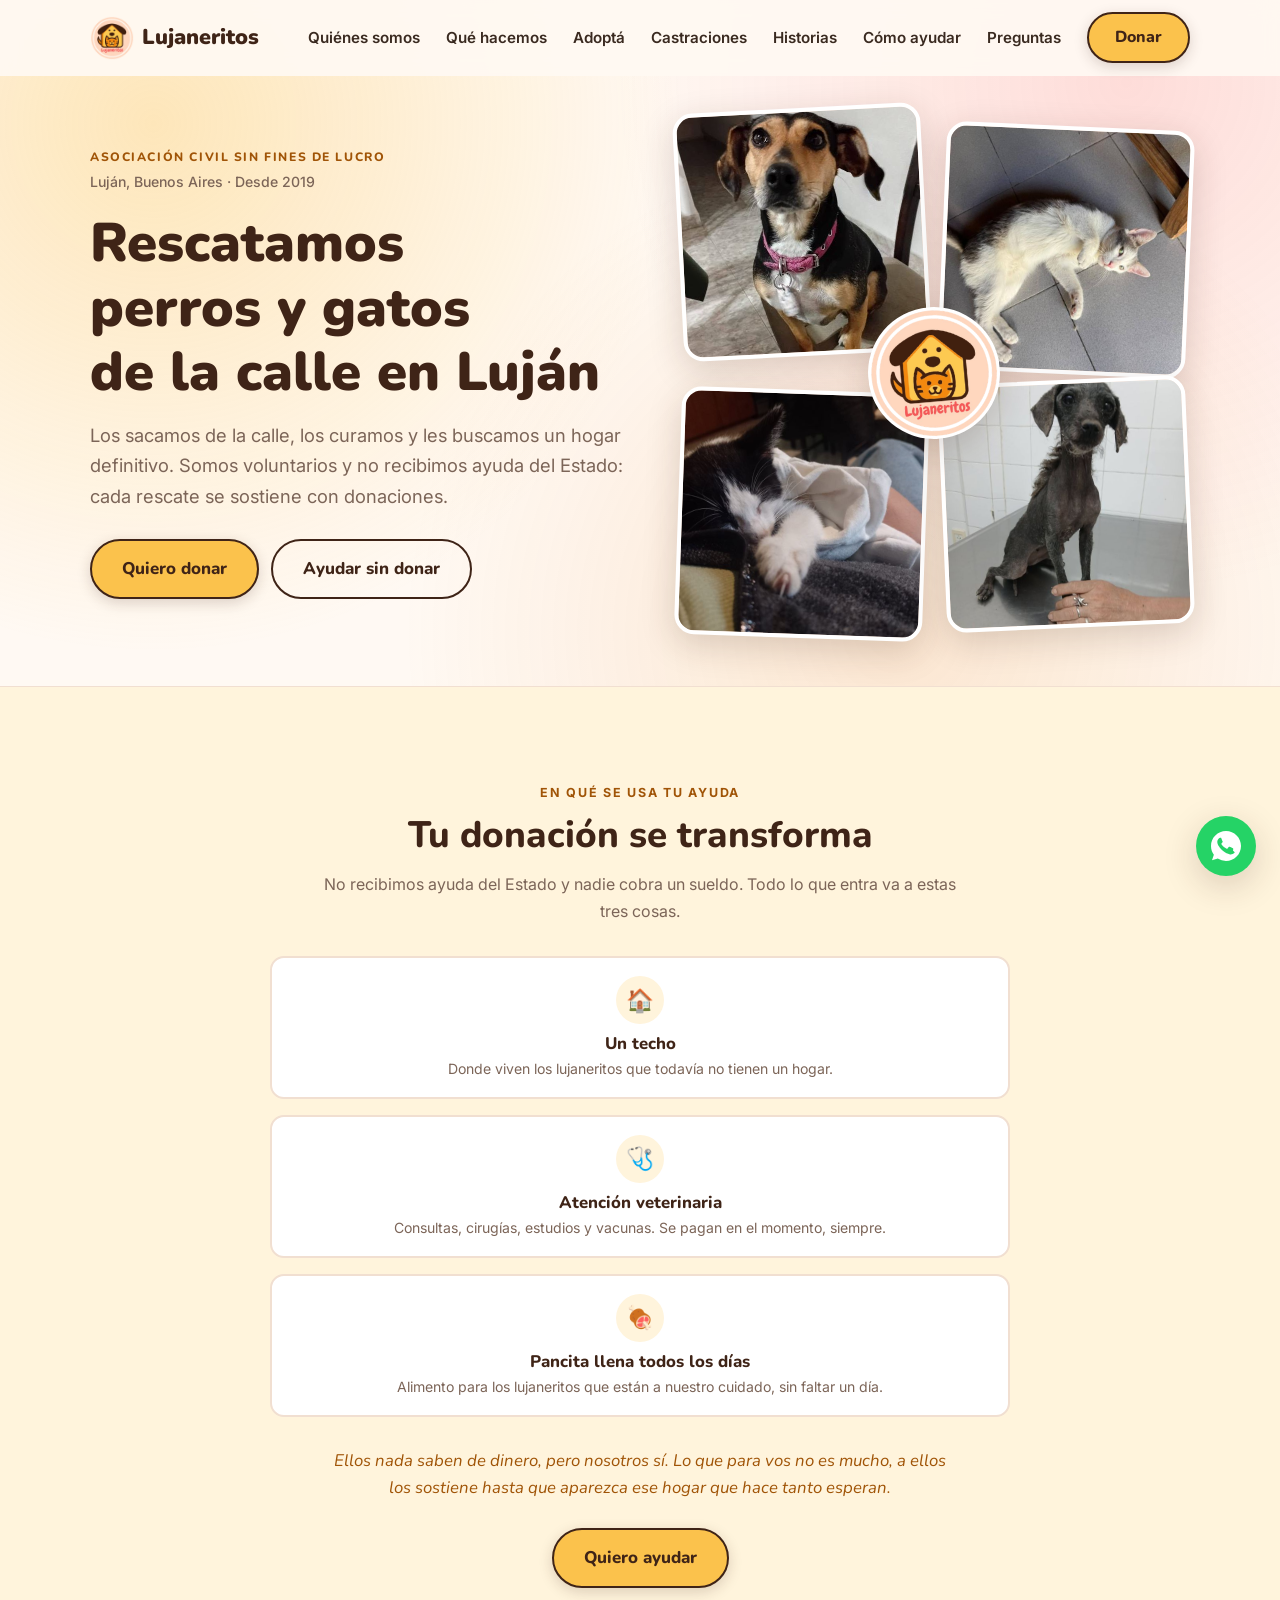
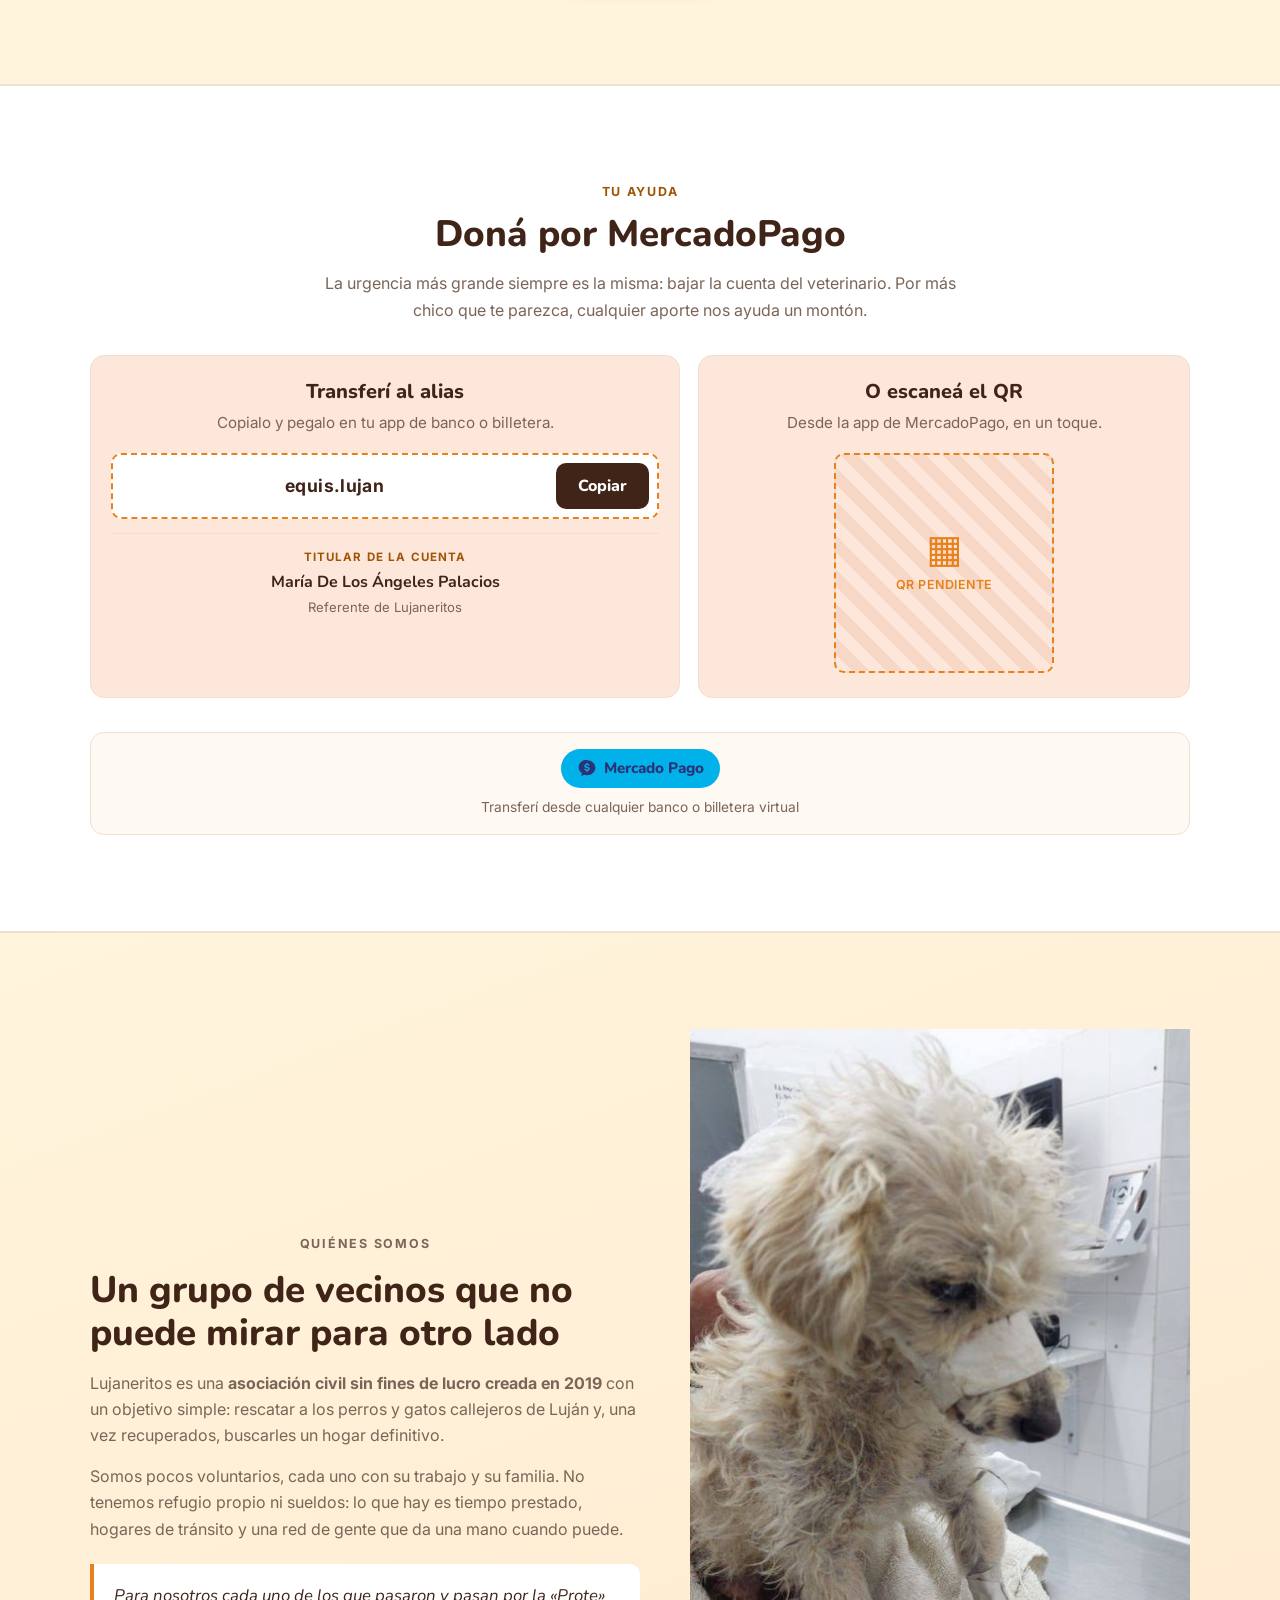
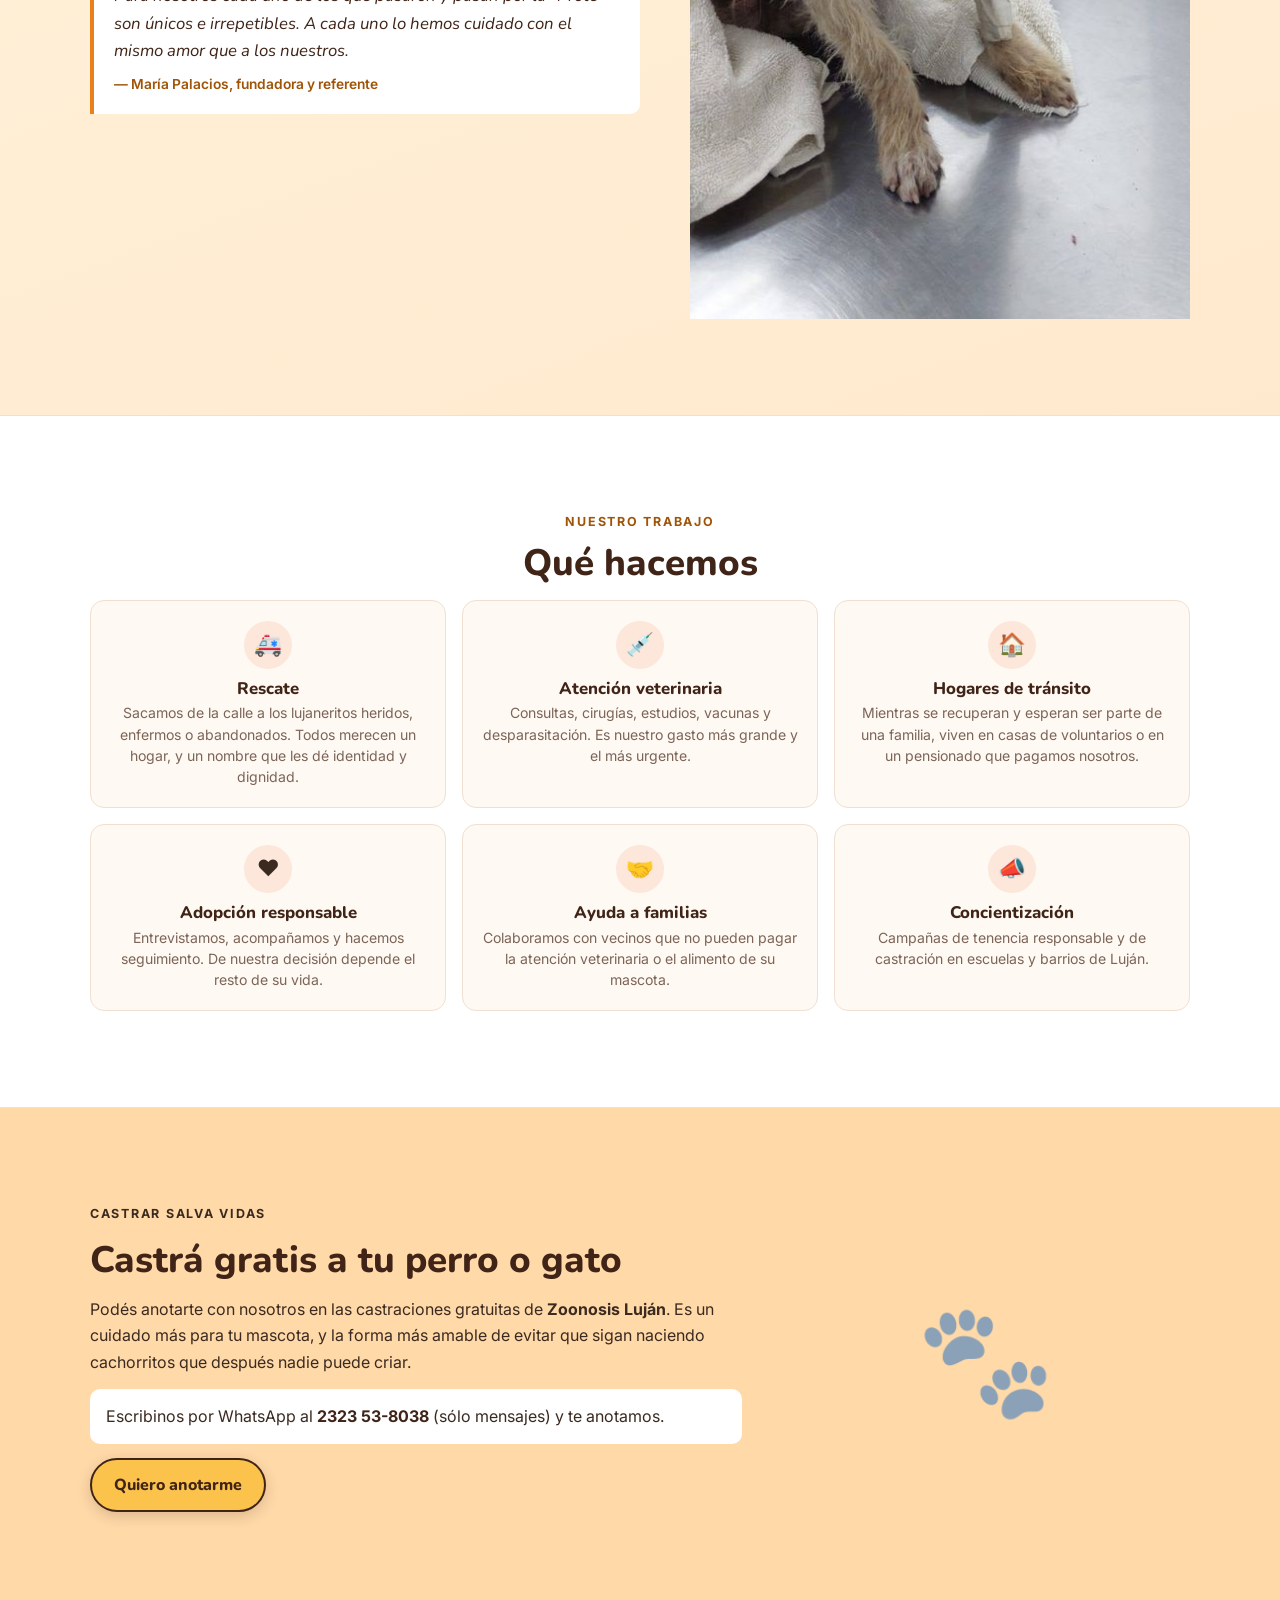
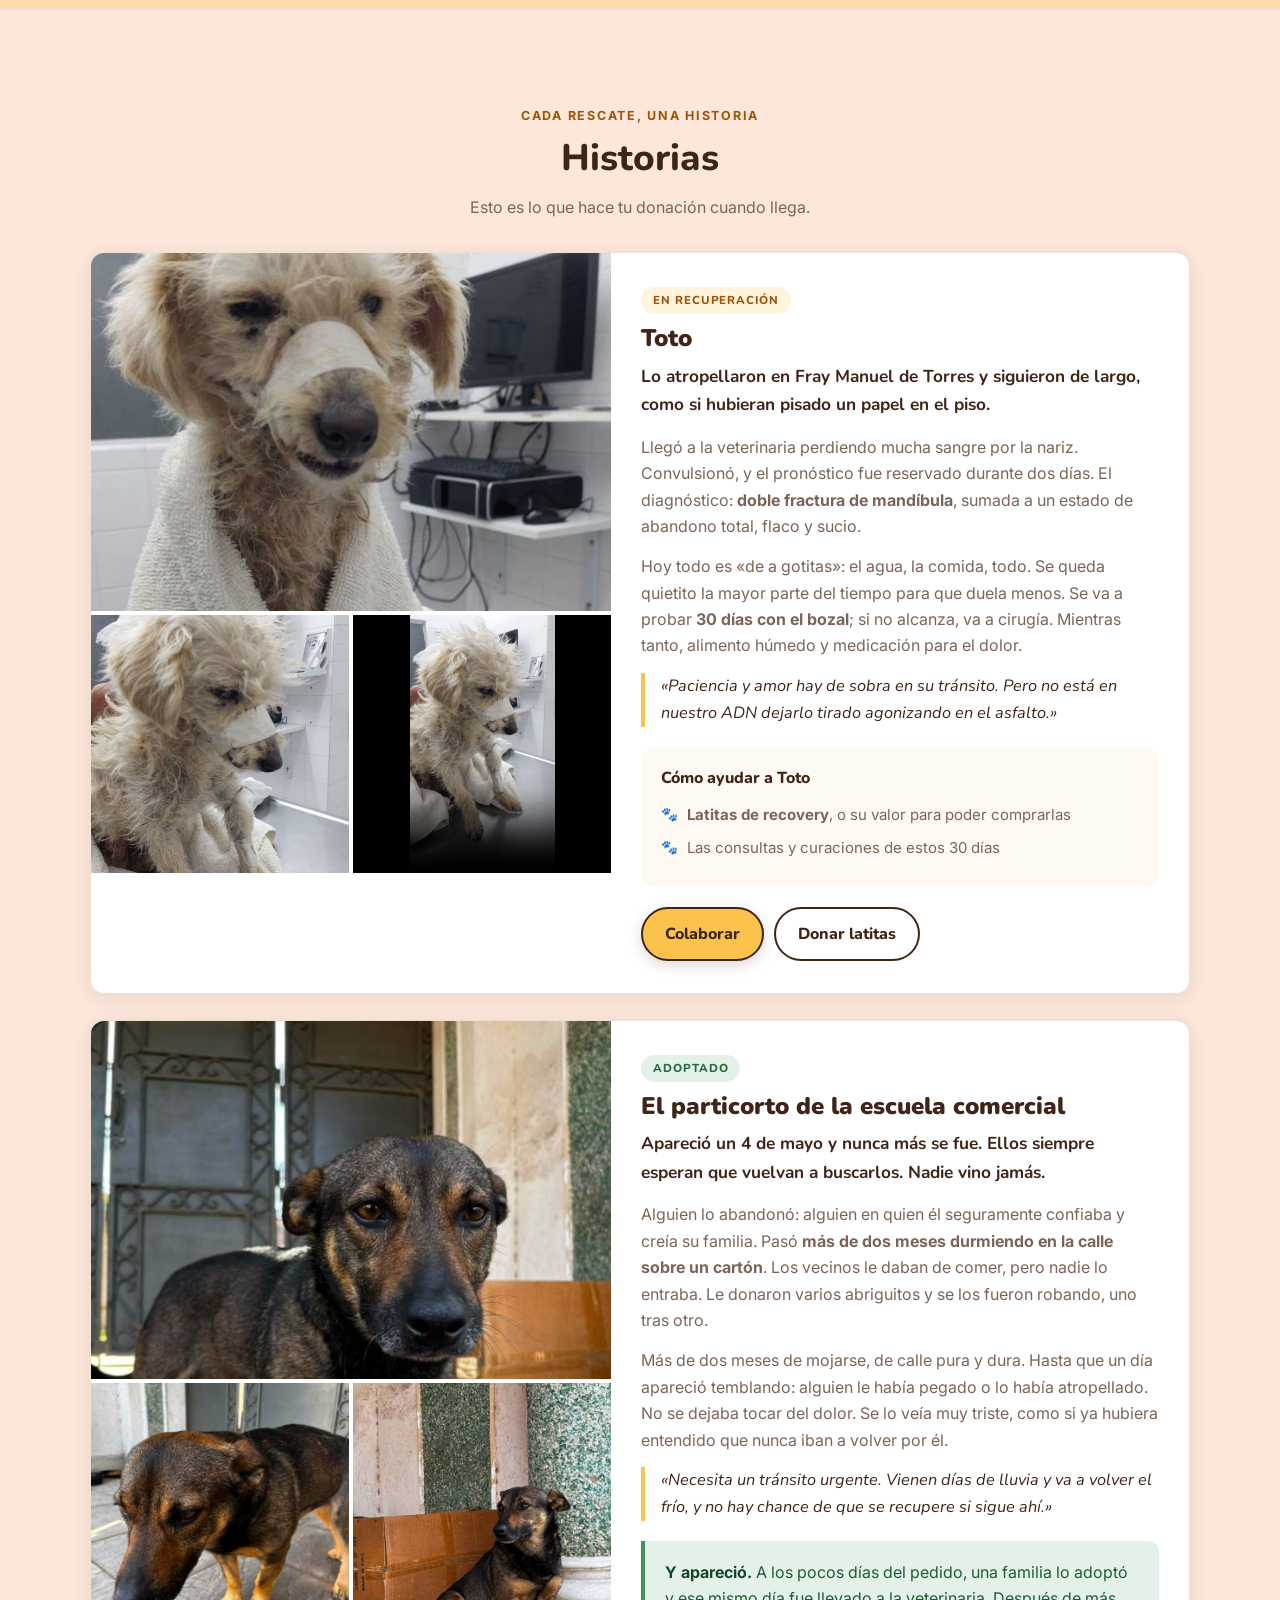
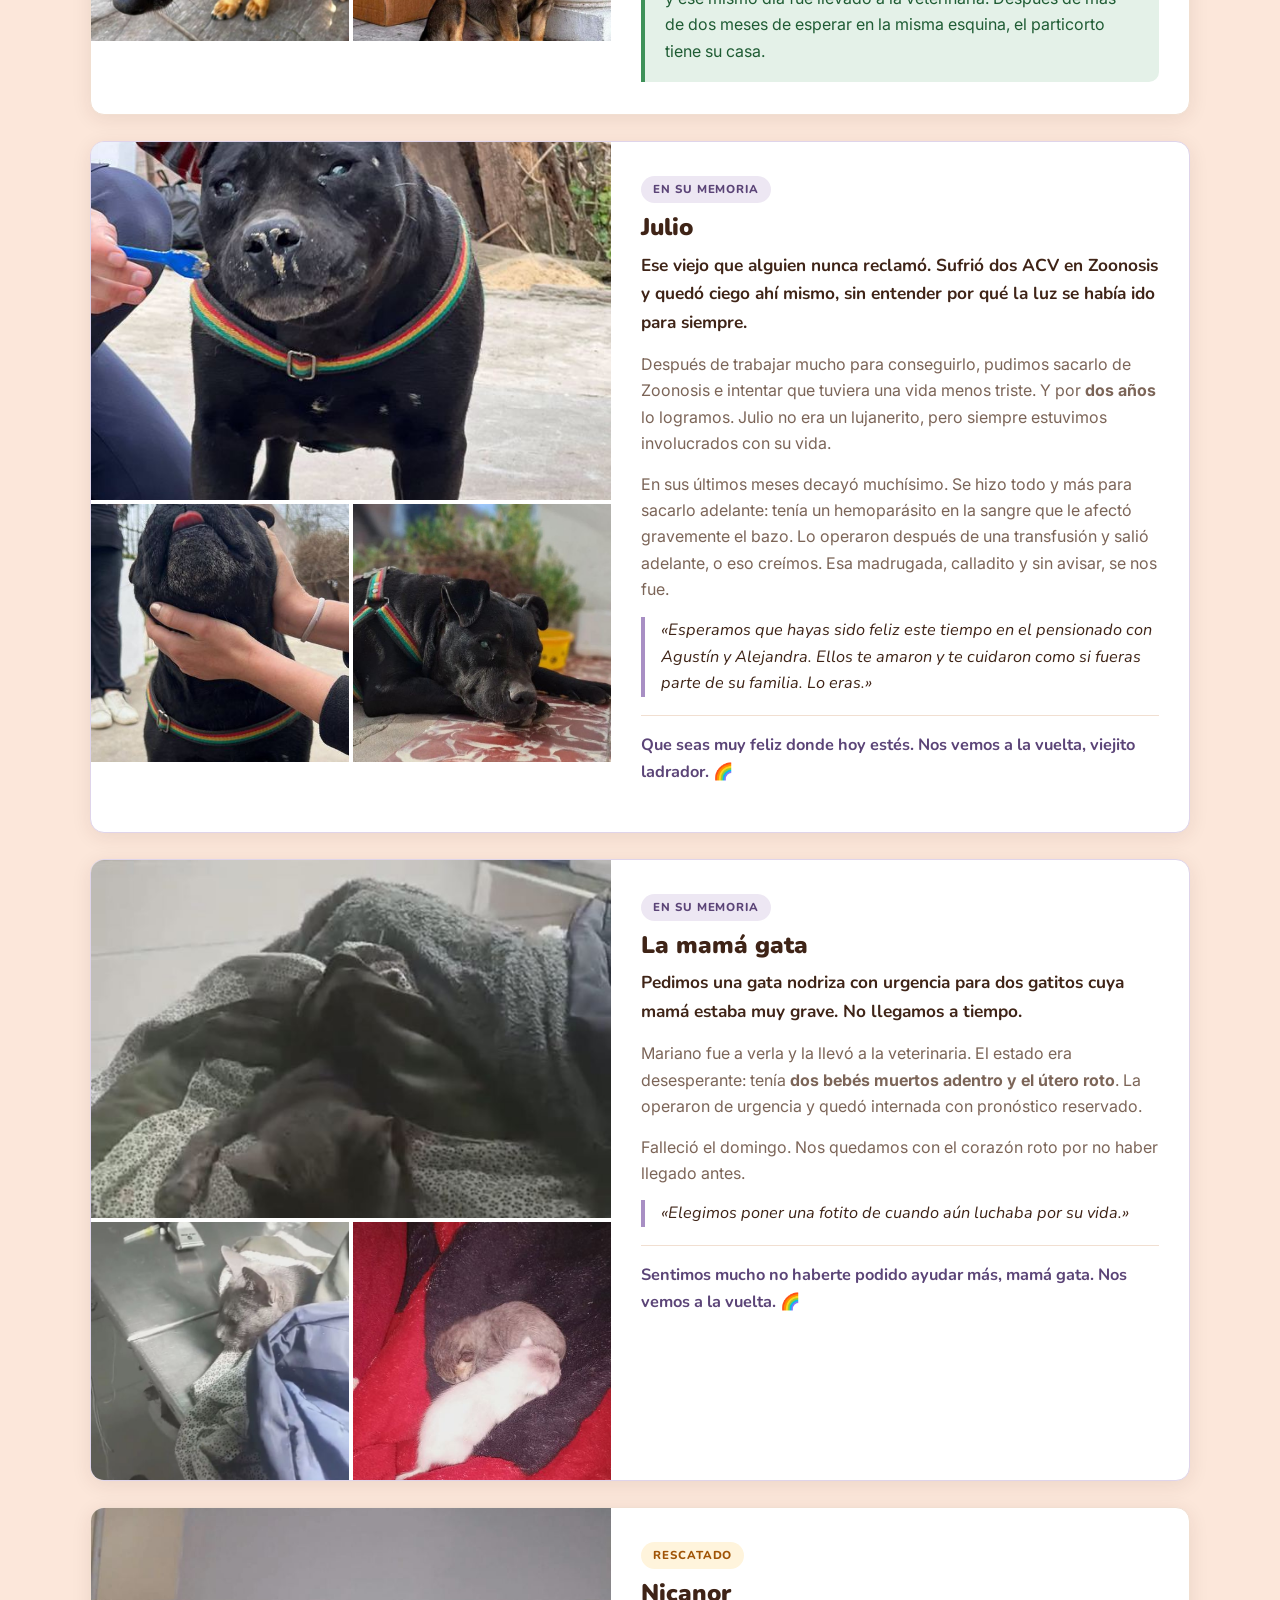
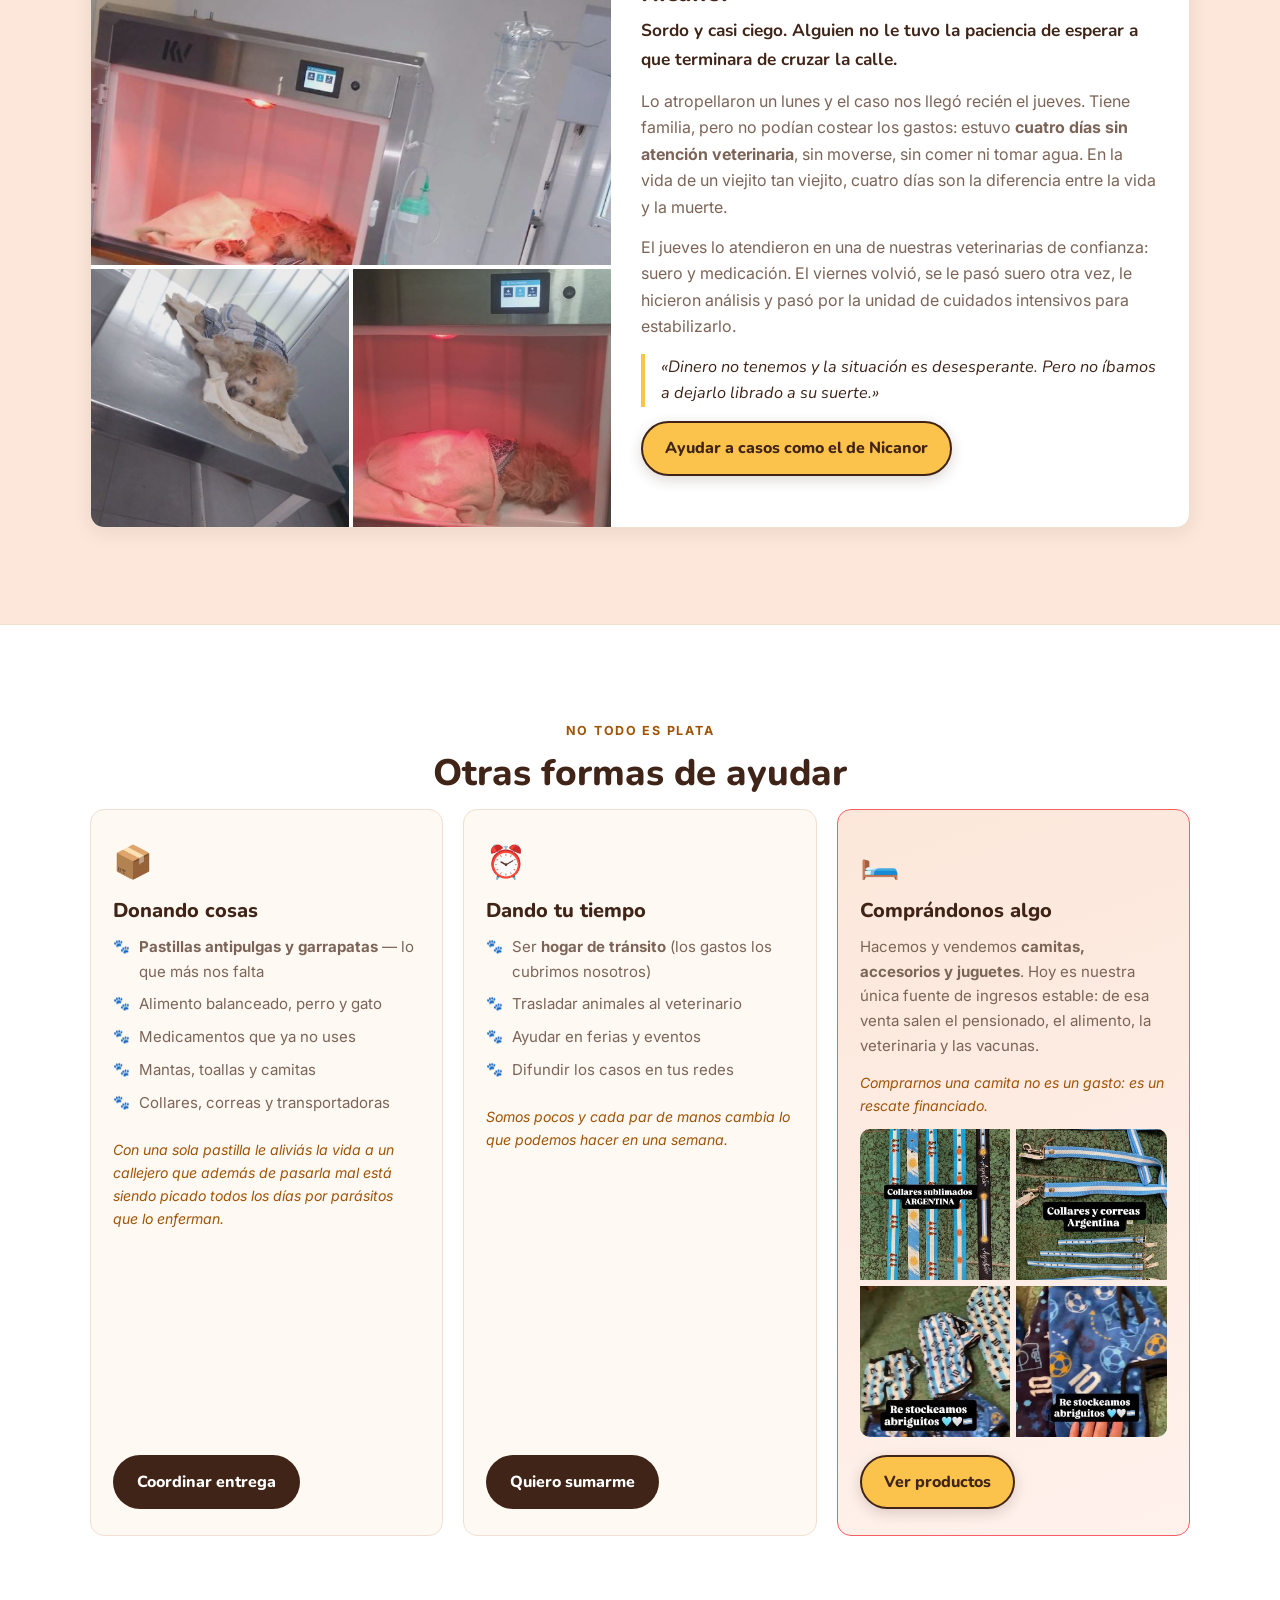
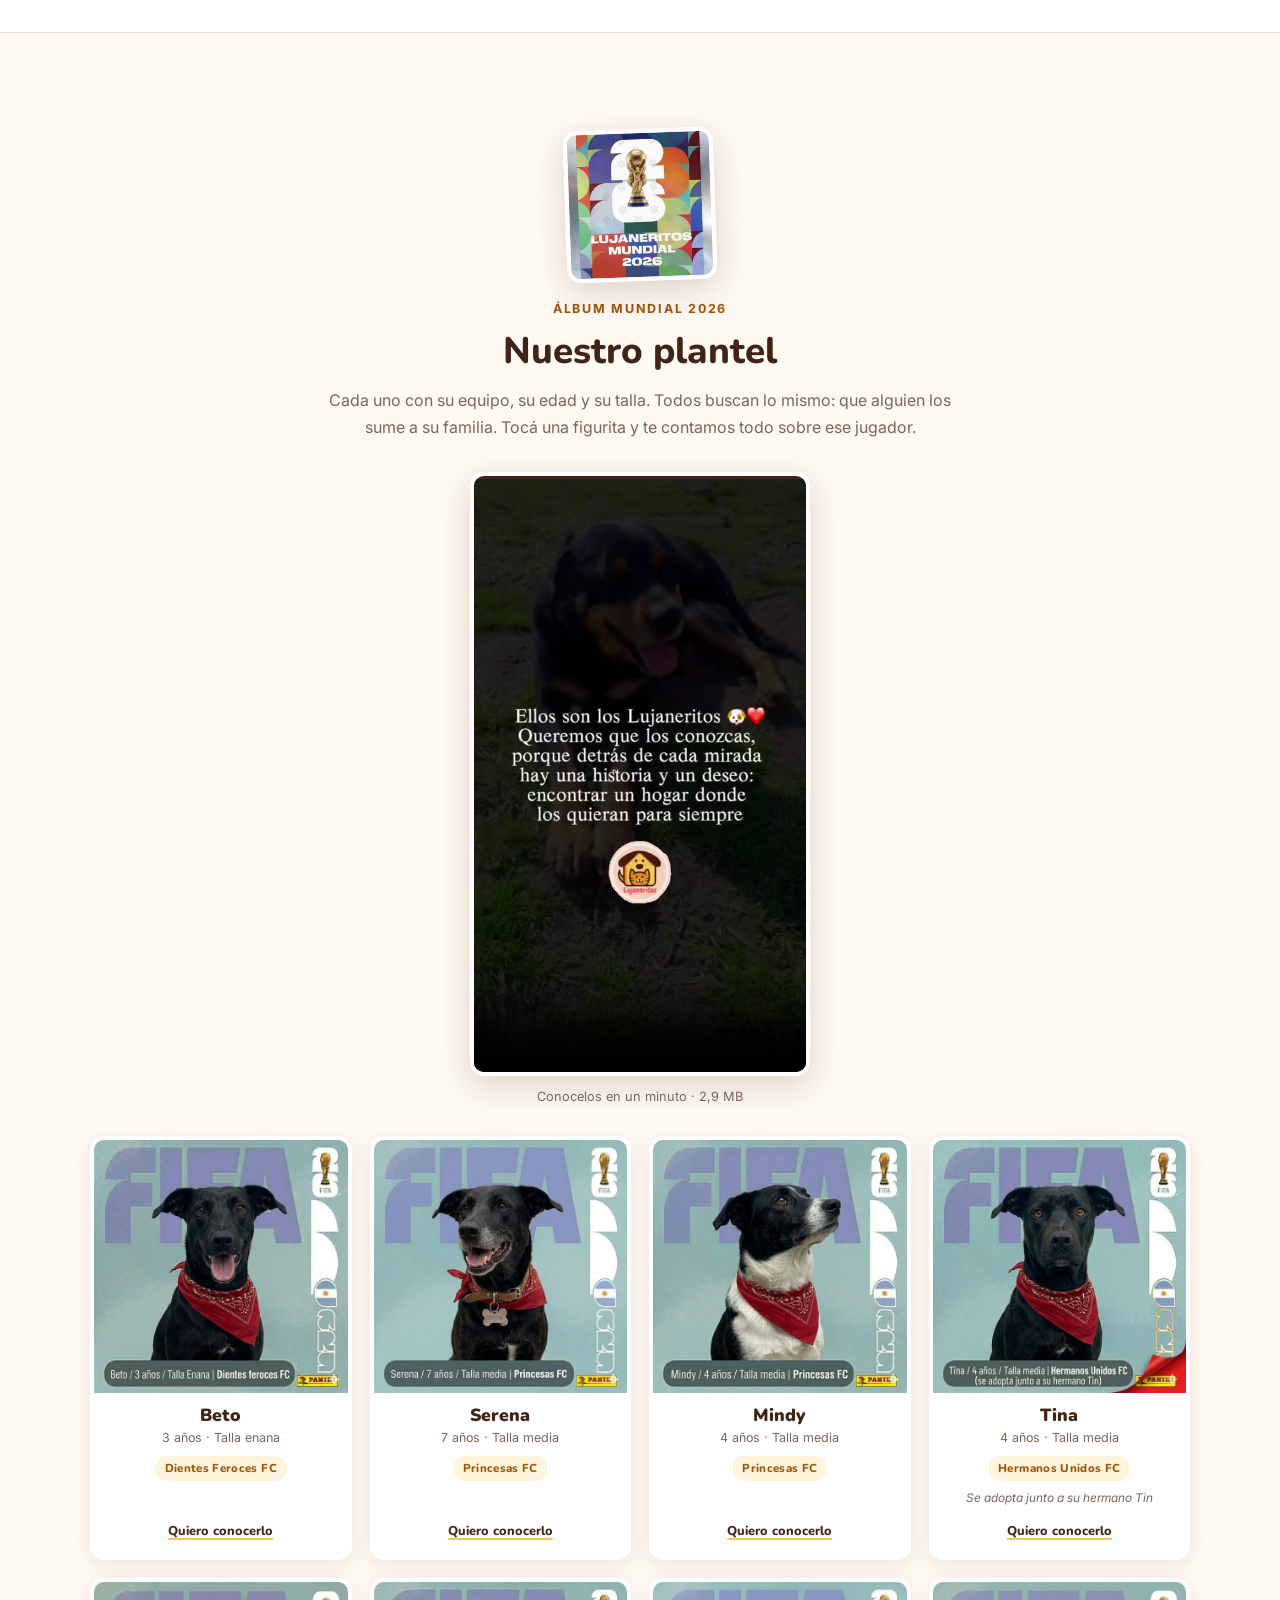
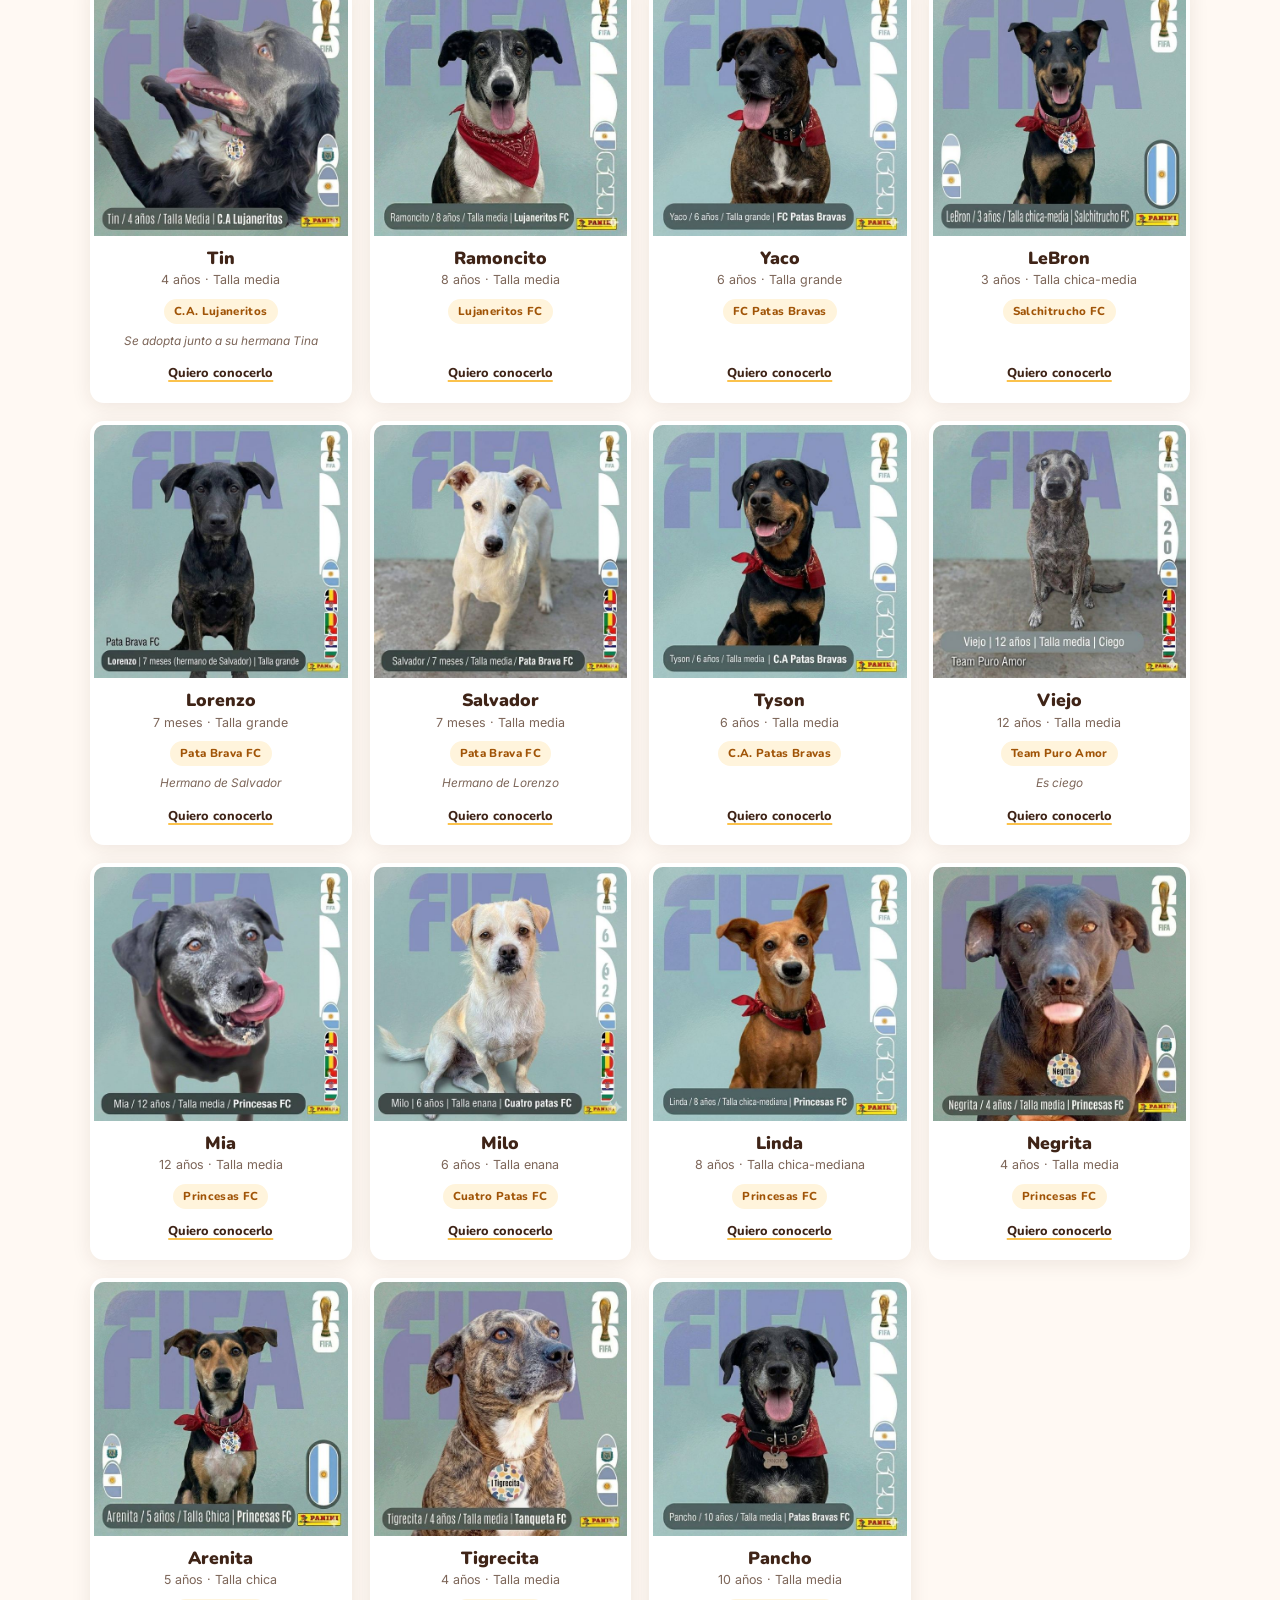
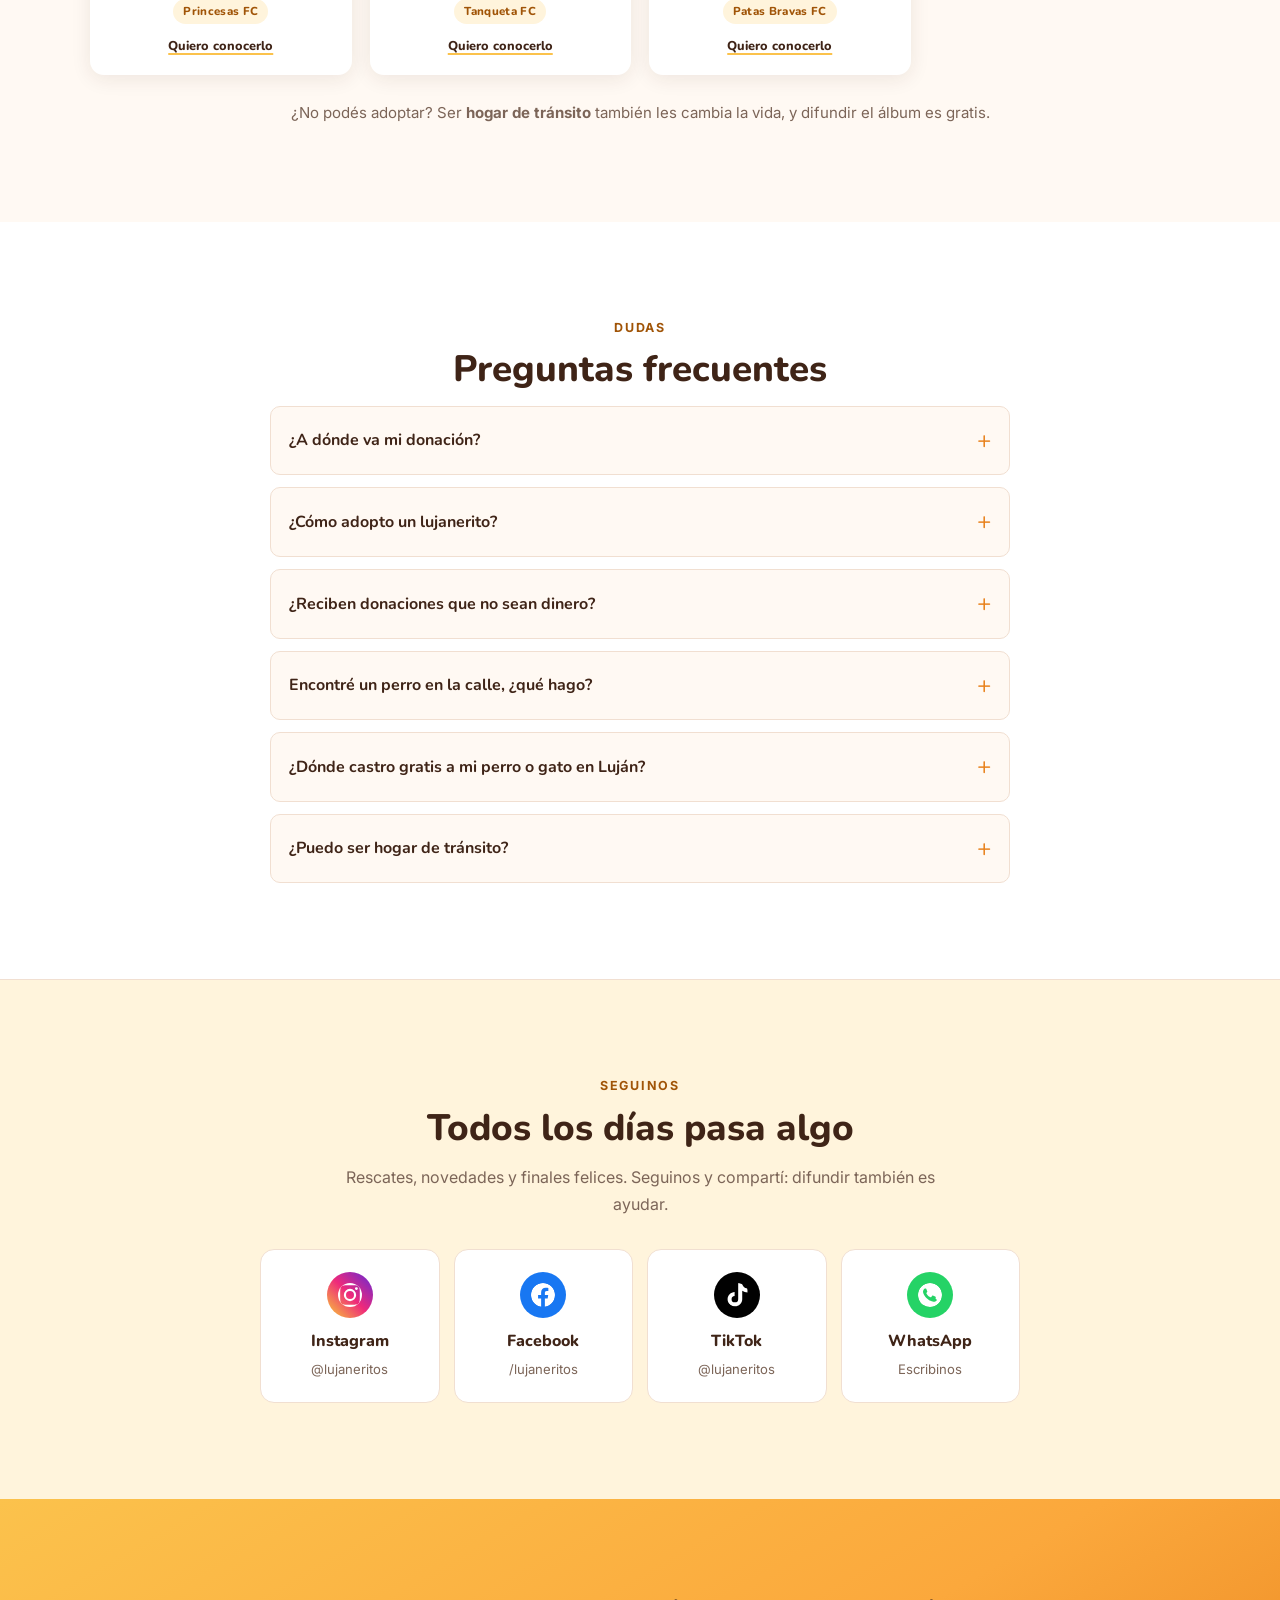
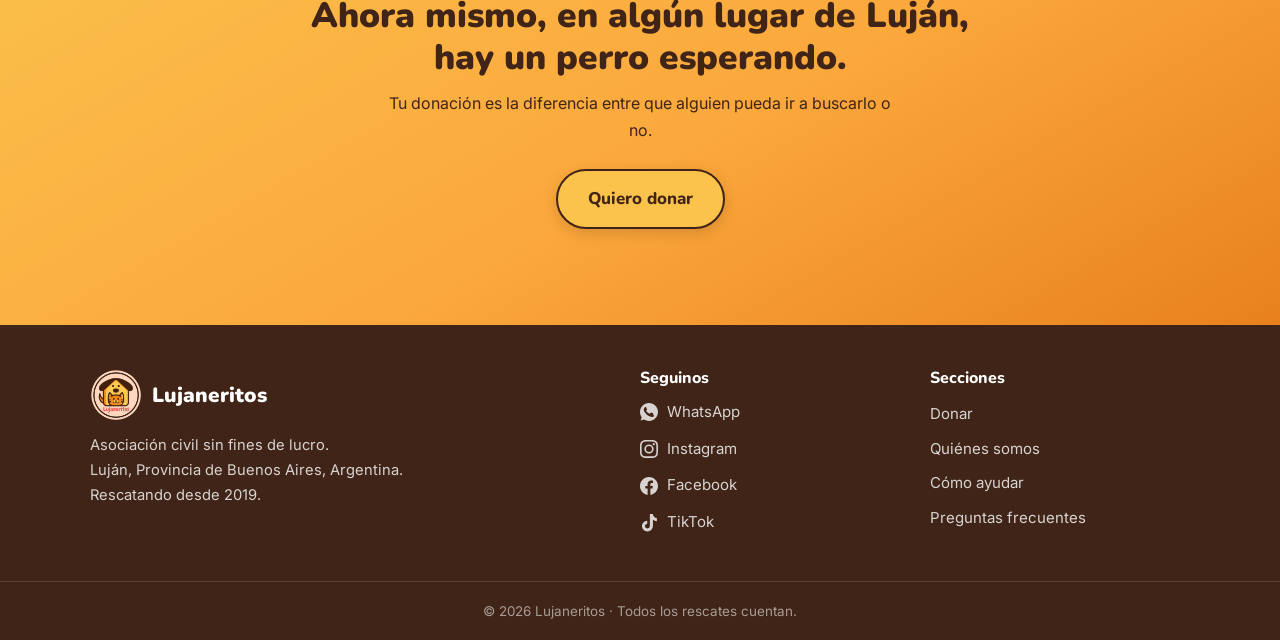
<file: index.html>
<!DOCTYPE html>
<html lang="es-AR">

<head>
    <meta charset="UTF-8">
    <meta name="viewport" content="width=device-width, initial-scale=1.0">
    <title>Lujaneritos | Protectora de animales en Luján — Rescate y adopción</title>
    <meta name="description"
        content="Asociación civil sin fines de lucro de Luján. Desde 2019 rescatamos perros y gatos en situación de calle, los recuperamos y les buscamos un hogar definitivo. Doná por MercadoPago y ayudanos a seguir.">
    <meta name="theme-color" content="#3F2417">
    <link rel="canonical" href="https://lujaneritos.com.ar/">

    <!-- Verificación de Google Search Console. No borrar: si se saca, Google
         pierde la propiedad verificada del sitio. -->
    <meta name="google-site-verification" content="2Er6p3ABLxowoG2RqHrZViY8jQTlUgQm4JatfQ5eYKw">
    <link rel="manifest" href="/manifest.json">
    <!-- Favicon. Google necesita que el ícono sea cuadrado y múltiplo de 48 px,
         y lo toma del rel="icon". El /favicon.ico de la raíz es el que piden por
         defecto los navegadores y varios rastreadores. -->
    <link rel="icon" href="/favicon.ico" sizes="any">
    <link rel="icon" href="/assets/images_marca/favicon-48.png" type="image/png" sizes="48x48">
    <link rel="icon" href="/assets/images_marca/favicon.png" type="image/png" sizes="192x192">
    <link rel="apple-touch-icon" href="/assets/images_marca/favicon.png">
    <meta name="apple-mobile-web-app-capable" content="yes">
    <meta name="apple-mobile-web-app-title" content="Lujaneritos">
    <link rel="shortcut icon" href="/favicon.ico">

    <!-- Open Graph — así se ve el link cuando lo comparten por WhatsApp -->
    <meta property="og:type" content="website">
    <meta property="og:url" content="https://lujaneritos.com.ar/">
    <meta property="og:title" content="Lujaneritos | Protectora de animales en Luján">
    <meta property="og:description"
        content="Desde 2019 rescatamos perros y gatos de la calle en Luján. Tu donación paga veterinaria, alimento y vacunas.">
    <meta property="og:image" content="https://lujaneritos.com.ar/assets/images_marca/logo.png">
    <meta property="og:image:width" content="500">
    <meta property="og:image:height" content="500">
    <meta property="og:locale" content="es_AR">
    <meta property="og:site_name" content="Lujaneritos">

    <!-- Twitter Card -->
    <meta name="twitter:card" content="summary">
    <meta name="twitter:title" content="Lujaneritos | Protectora de animales en Luján">
    <meta name="twitter:description"
        content="Desde 2019 rescatamos perros y gatos de la calle en Luján. Tu donación paga veterinaria, alimento y vacunas.">
    <meta name="twitter:image" content="https://lujaneritos.com.ar/assets/images_marca/logo.png">

    <!-- Schema.org — organización sin fines de lucro -->
    <script type="application/ld+json">
    {
      "@context": "https://schema.org",
      "@type": "NGO",
      "name": "Lujaneritos",
      "alternateName": "Protectora de Animales Lujaneritos",
      "description": "Asociación civil sin fines de lucro creada en 2019 con el fin de rescatar perros y gatos callejeros de la ciudad de Luján y, una vez recuperados, buscarles un hogar definitivo.",
      "url": "https://lujaneritos.com.ar",
      "logo": "https://lujaneritos.com.ar/assets/images_marca/logo.png",
      "image": "https://lujaneritos.com.ar/assets/images_marca/logo.png",
      "foundingDate": "2019",
      "address": {
        "@type": "PostalAddress",
        "addressLocality": "Luján",
        "addressRegion": "Buenos Aires",
        "addressCountry": "AR"
      },
      "areaServed": {
        "@type": "City",
        "name": "Luján, Buenos Aires, Argentina"
      },
      "knowsAbout": ["Rescate de animales", "Adopción responsable", "Hogares de tránsito", "Protección animal"],
      "sameAs": [
        "https://www.instagram.com/lujaneritos/",
        "https://www.facebook.com/lujaneritos/",
        "https://www.tiktok.com/@lujaneritos"
      ]
    }
    </script>

    <!-- Schema.org — preguntas frecuentes (Google las muestra desplegables en resultados) -->
    <script type="application/ld+json">
    {
      "@context": "https://schema.org",
      "@type": "FAQPage",
      "mainEntity": [
        {
          "@type": "Question",
          "name": "¿A dónde va mi donación?",
          "acceptedAnswer": {
            "@type": "Answer",
            "text": "Cada peso que recibimos va directo a los gastos de los rescatados: cuenta veterinaria, medicamentos, vacunas, estudios, alimento y pago del pensionado donde se alojan los que no tienen hogar de tránsito. También ayudamos a familias del barrio que no pueden pagar la atención veterinaria de su mascota."
          }
        },
        {
          "@type": "Question",
          "name": "¿Cómo adopto un lujanerito?",
          "acceptedAnswer": {
            "@type": "Answer",
            "text": "Escribinos por WhatsApp o por Instagram y charlamos. La adopción es responsable: hacemos una entrevista, coordinamos un encuentro y hacemos seguimiento. De nuestra decisión depende que el resto de su vida sea buena o mala, así que nos tomamos el proceso en serio."
          }
        },
        {
          "@type": "Question",
          "name": "¿Reciben donaciones que no sean dinero?",
          "acceptedAnswer": {
            "@type": "Answer",
            "text": "Sí, y nos sirven muchísimo. Necesitamos alimento, mantas, medicamentos que ya no uses y, sobre todo, pastillas para pulgas y garrapatas. Con una sola pastilla le aliviás la vida a un perro callejero que además de pasarla mal está siendo picado todos los días por parásitos que lo enferman."
          }
        },
        {
          "@type": "Question",
          "name": "Encontré un perro en la calle, ¿qué hago?",
          "acceptedAnswer": {
            "@type": "Answer",
            "text": "Escribinos por WhatsApp con la ubicación y una foto. Somos un grupo chico de voluntarios y no siempre podemos llevarnos al animal, pero te orientamos sobre qué hacer, cómo difundir el caso y cómo conseguir atención veterinaria."
          }
        },
        {
          "@type": "Question",
          "name": "¿Dónde castro gratis a mi perro o gato en Luján?",
          "acceptedAnswer": {
            "@type": "Answer",
            "text": "Podés anotarte con Lujaneritos en las castraciones gratuitas de Zoonosis Luján. Escribinos por WhatsApp al 2323 53-8038 (sólo mensajes) y te pasamos los requisitos y las fechas disponibles. Es un cuidado más para tu mascota y evita que sigan naciendo cachorritos que después nadie puede criar."
          }
        },
        {
          "@type": "Question",
          "name": "¿Puedo ser hogar de tránsito?",
          "acceptedAnswer": {
            "@type": "Answer",
            "text": "Sí, y es una de las ayudas más grandes que existen. Un hogar de tránsito recibe temporalmente a un rescatado hasta que aparece su familia definitiva. Los gastos veterinarios los cubrimos nosotros. Escribinos y te contamos cómo funciona."
          }
        }
      ]
    }
    </script>

    <!-- Fuentes -->
    <link rel="preconnect" href="https://fonts.googleapis.com">
    <link rel="preconnect" href="https://fonts.gstatic.com" crossorigin>
    <link href="https://fonts.googleapis.com/css2?family=Nunito:wght@600;700;800;900&family=Inter:wght@400;500;600;700&display=swap"
        rel="stylesheet">

    <link rel="stylesheet" href="/css/index.css">
</head>

<body>

    <!-- ============================================ ÍCONOS ============================================
         Sprite SVG: se define una vez y se reutiliza con <use href="#i-...">.
         Así los íconos no pesan ni piden archivos extra al servidor. -->
    <svg width="0" height="0" style="position:absolute" aria-hidden="true" focusable="false">
        <defs>
            <symbol id="i-whatsapp" viewBox="0 0 32 32">
                <path fill="currentColor"
                    d="M16.004 0h-.008C7.174 0 .002 7.174.002 16c0 3.5 1.128 6.744 3.046 9.376l-1.994 5.94 6.15-1.966A15.9 15.9 0 0 0 16.004 32C24.83 32 32 24.826 32 16S24.83 0 16.004 0Zm9.31 22.594c-.386 1.09-1.918 1.994-3.14 2.258-.836.178-1.928.32-5.604-1.204-4.702-1.948-7.73-6.726-7.966-7.036-.226-.31-1.9-2.53-1.9-4.826s1.166-3.424 1.636-3.904c.386-.394.914-.574 1.42-.574.164 0 .312.008.444.014.408.018.614.042.884.686.336.81 1.154 2.806 1.252 3.012.1.206.2.486.06.796-.13.32-.244.442-.45.68-.206.238-.402.42-.608.676-.188.222-.4.46-.164.87.238.402 1.056 1.738 2.26 2.81 1.554 1.384 2.814 1.826 3.266 2.014.336.14.738.106 1.004-.178.338-.364.754-.968 1.178-1.562.302-.426.682-.478 1.082-.328.408.14 2.394 1.128 2.838 1.35.444.222.738.328.846.514.106.188.106 1.07-.28 2.16Z" />
            </symbol>
            <symbol id="i-instagram" viewBox="0 0 32 32">
                <path fill="currentColor"
                    d="M16 2.88c4.27 0 4.78.017 6.465.093 1.56.071 2.406.332 2.97.55.746.29 1.279.637 1.838 1.196.56.56.906 1.092 1.196 1.838.219.564.48 1.41.55 2.97.077 1.686.093 2.192.093 6.465s-.016 4.78-.093 6.465c-.07 1.56-.331 2.406-.55 2.97-.29.746-.637 1.279-1.196 1.838-.56.56-1.092.906-1.838 1.196-.564.219-1.41.48-2.97.55-1.686.077-2.192.093-6.465.093s-4.78-.016-6.465-.093c-1.56-.07-2.406-.331-2.97-.55-.746-.29-1.279-.637-1.838-1.196-.56-.56-.906-1.092-1.196-1.838-.219-.564-.48-1.41-.55-2.97C2.896 20.78 2.88 20.273 2.88 16s.016-4.78.093-6.465c.07-1.56.331-2.406.55-2.97.29-.746.637-1.279 1.196-1.838.56-.56 1.092-.906 1.838-1.196.564-.219 1.41-.48 2.97-.55C11.22 2.896 11.727 2.88 16 2.88ZM16 0c-4.346 0-4.891.018-6.596.096-1.702.078-2.865.348-3.882.744-1.051.408-1.943.955-2.831 1.844C1.803 3.572 1.256 4.464.848 5.515.452 6.532.182 7.695.104 9.397.026 11.102.008 11.647.008 16s.018 4.898.096 6.603c.078 1.702.348 2.865.744 3.882.408 1.051.955 1.943 1.844 2.831.888.889 1.78 1.436 2.831 1.844 1.017.396 2.18.666 3.882.744 1.705.078 2.25.096 6.596.096s4.891-.018 6.596-.096c1.702-.078 2.865-.348 3.882-.744 1.051-.408 1.943-.955 2.831-1.844.889-.888 1.436-1.78 1.844-2.831.396-1.017.666-2.18.744-3.882.078-1.705.096-2.25.096-6.603s-.018-4.898-.096-6.603c-.078-1.702-.348-2.865-.744-3.882-.408-1.051-.955-1.943-1.844-2.831C28.428 1.803 27.536 1.256 26.485.848 25.468.452 24.305.182 22.603.104 20.898.026 20.353.008 16 .008Z" />
                <path fill="currentColor"
                    d="M16 7.784a8.216 8.216 0 1 0 0 16.432 8.216 8.216 0 0 0 0-16.432Zm0 13.55a5.334 5.334 0 1 1 0-10.668 5.334 5.334 0 0 1 0 10.668ZM26.46 7.46a1.92 1.92 0 1 1-3.84 0 1.92 1.92 0 0 1 3.84 0Z" />
            </symbol>
            <symbol id="i-facebook" viewBox="0 0 32 32">
                <path fill="currentColor"
                    d="M32 16c0-8.837-7.163-16-16-16S0 7.163 0 16c0 7.986 5.851 14.605 13.5 15.806V20.625H9.437V16H13.5v-3.525c0-4.01 2.389-6.225 6.043-6.225 1.751 0 3.582.313 3.582.313V10.5h-2.018c-1.988 0-2.607 1.233-2.607 2.498V16h4.438l-.71 4.625H18.5v11.181C26.149 30.605 32 23.986 32 16Z" />
            </symbol>
            <symbol id="i-tiktok" viewBox="0 0 32 32">
                <path fill="currentColor"
                    d="M22.9 0h-5.32v21.5a4.4 4.4 0 0 1-4.4 4.28 4.36 4.36 0 0 1-4.4-4.28 4.31 4.31 0 0 1 4.05-4.27v-5.39c-5.19.27-9.37 4.53-9.37 9.66 0 5.31 4.4 9.5 9.76 9.5 5.35 0 9.75-4.23 9.75-9.5V10.44a12 12 0 0 0 6.98 2.23V7.28c-3.9-.13-6.99-3.3-7.05-7.28Z" />
            </symbol>
            <symbol id="i-huella" viewBox="0 0 32 32">
                <path fill="currentColor"
                    d="M8.6 13.4c1.8 0 3.2-2 3.2-4.5S10.4 4.4 8.6 4.4 5.4 6.4 5.4 8.9s1.4 4.5 3.2 4.5Zm14.8 0c1.8 0 3.2-2 3.2-4.5s-1.4-4.5-3.2-4.5-3.2 2-3.2 4.5 1.4 4.5 3.2 4.5ZM3.4 21.5c1.6 0 2.9-1.8 2.9-4s-1.3-4-2.9-4-2.9 1.8-2.9 4 1.3 4 2.9 4Zm25.2 0c1.6 0 2.9-1.8 2.9-4s-1.3-4-2.9-4-2.9 1.8-2.9 4 1.3 4 2.9 4ZM16 15.2c-4.2 0-8.6 4.9-8.6 9.4 0 2.6 1.8 4.2 4.3 4.2 1.7 0 3.1-.8 4.3-.8s2.6.8 4.3.8c2.5 0 4.3-1.6 4.3-4.2 0-4.5-4.4-9.4-8.6-9.4Z" />
            </symbol>
        </defs>
    </svg>

    <!-- ============================================ NAV ============================================ -->
    <header class="nav" id="nav">
        <div class="contenedor nav__inner">
            <a href="#inicio" class="nav__logo" aria-label="Lujaneritos — inicio">
                <img class="nav__logo-img" src="/assets/images_marca/logo.png" alt="Lujaneritos" width="48"
                    height="48">
                <span class="nav__logo-texto">Lujaneritos</span>
            </a>

            <nav class="nav__links" id="nav-links" aria-label="Navegación principal">
                <a href="#nosotros">Quiénes somos</a>
                <a href="#que-hacemos">Qué hacemos</a>
                <a href="#plantel">Adoptá</a>
                <a href="#castrar">Castraciones</a>
                <a href="#historias">Historias</a>
                <a href="#ayudar">Cómo ayudar</a>
                <a href="#faq">Preguntas</a>
                <a href="#donar" class="btn btn--donar nav__cta">Donar</a>
            </nav>

            <button class="nav__burger" id="nav-burger" aria-label="Abrir menú" aria-expanded="false"
                aria-controls="nav-links">
                <span></span><span></span><span></span>
            </button>
        </div>
    </header>

    <!-- ============================================ HERO ============================================ -->
    <section class="hero" id="inicio">
        <div class="hero__fondo" aria-hidden="true"></div>
        <div class="contenedor hero__inner">

            <div class="hero__texto">
                <p class="hero__kicker">
                    <span class="hero__kicker-titulo">Asociación civil sin fines de lucro</span>
                    <span class="hero__kicker-lugar">Luján, Buenos Aires · Desde 2019</span>
                </p>
                <h1 class="hero__titulo">Rescatamos perros y gatos<br>de la calle en Luján</h1>
                <p class="hero__bajada">
                    Los sacamos de la calle, los curamos y les buscamos un hogar definitivo.
                    Somos voluntarios y no recibimos ayuda del Estado: cada rescate se sostiene con donaciones.
                </p>
                <div class="hero__ctas">
                    <a href="#donar" class="btn btn--donar btn--grande">Quiero donar</a>
                    <a href="#ayudar" class="btn btn--contorno btn--grande">Ayudar sin donar</a>
                </div>
            </div>

            <!-- Collage: fotos reales de rescatados, apenas rotadas para que se sienta
                 un álbum y no una grilla. -->
            <div class="hero__collage" aria-hidden="true">
                <figure class="hero__foto hero__foto--a">
                    <img src="/assets/images/rescatados/perrita-collar-rosa.jpg" alt="" width="800" height="800"
                        fetchpriority="high">
                </figure>
                <figure class="hero__foto hero__foto--b">
                    <img src="/assets/images/rescatados/gatito-sol.jpg" alt="" width="800" height="800">
                </figure>
                <figure class="hero__foto hero__foto--c">
                    <img src="/assets/images/rescatados/gatito-brazos.jpg" alt="" width="800" height="800">
                </figure>
                <figure class="hero__foto hero__foto--d">
                    <img src="/assets/images/rescatados/rescate-sarna.jpg" alt="" width="800" height="800">
                </figure>
                <img class="hero__sello" src="/assets/images_marca/logo.png" alt="" width="140" height="140">
            </div>

        </div>
    </section>

    <!-- ============================================ POR QUÉ HACE FALTA ============================================
         Redactada sin fechas ni situaciones puntuales, para que no quede vieja:
         son los tres gastos que existen siempre. -->
    <section class="emergencia" id="por-que">
        <div class="contenedor contenedor--angosto">
            <p class="seccion__kicker">En qué se usa tu ayuda</p>
            <h2 class="seccion__titulo">Tu donación se transforma</h2>
            <p class="seccion__bajada">
                No recibimos ayuda del Estado y nadie cobra un sueldo. Todo lo que entra va a estas tres cosas.
            </p>

            <div class="destinos">
                <article class="destino">
                    <span class="destino__icono" aria-hidden="true">🏠</span>
                    <h3>Un techo</h3>
                    <p>Donde viven los lujaneritos que todavía no tienen un hogar.</p>
                </article>
                <article class="destino">
                    <span class="destino__icono" aria-hidden="true">🩺</span>
                    <h3>Atención veterinaria</h3>
                    <p>Consultas, cirugías, estudios y vacunas. Se pagan en el momento, siempre.</p>
                </article>
                <article class="destino">
                    <span class="destino__icono" aria-hidden="true">🍖</span>
                    <h3>Pancita llena todos los días</h3>
                    <p>Alimento para los lujaneritos que están a nuestro cuidado, sin faltar un día.</p>
                </article>
            </div>

            <p class="emergencia__cierre">
                Ellos nada saben de dinero, pero nosotros sí. Lo que para vos no es mucho, a ellos los sostiene hasta
                que aparezca ese hogar que hace tanto esperan.
            </p>
            <a href="#donar" class="btn btn--donar btn--grande">Quiero ayudar</a>
        </div>
    </section>

    <!-- ============================================ DONAR ============================================ -->
    <section class="donar" id="donar">
        <div class="contenedor">
            <p class="seccion__kicker">Tu ayuda</p>
            <h2 class="seccion__titulo">Doná por MercadoPago</h2>
            <p class="seccion__bajada">
                La urgencia más grande siempre es la misma: bajar la cuenta del veterinario.
                Por más chico que te parezca, cualquier aporte nos ayuda un montón.
            </p>

            <div class="donar__grid">

                <!-- Alias -->
                <div class="tarjeta tarjeta--alias">
                    <h3 class="tarjeta__titulo">Transferí al alias</h3>
                    <p class="tarjeta__texto">Copialo y pegalo en tu app de banco o billetera.</p>

                    <div class="alias">
                        <code class="alias__valor" id="alias-valor">equis.lujan</code>
                        <button class="btn btn--copiar" id="btn-copiar-alias" data-copiar="#alias-valor"
                            aria-label="Copiar alias al portapapeles">
                            Copiar
                        </button>
                    </div>
                    <!-- El nombre tiene que coincidir exacto con el que muestra
                         Mercado Pago al confirmar la transferencia: es lo que le
                         permite al donante verificar que está mandando bien la plata.

                         TODO:DATO — el CUIL está listo pero comentado. Publicarlo sólo
                         si María lo autoriza: en una web indexada queda expuesto para
                         siempre, y es un dato personal suyo, no de la asociación.
                         Para activarlo, descomentar la línea del CUIL. -->
                    <p class="alias__titular">
                        <span class="alias__titular-label">Titular de la cuenta</span>
                        <strong>María De Los Ángeles Palacios</strong>
                        <!-- <span class="alias__cuil">CUIL 27-21845834-9</span> -->
                        <span>Referente de Lujaneritos</span>
                    </p>
                </div>

                <!-- QR
                     TODO:DATO — guardar el QR en /assets/qr/mercadopago.png (app de
                     MercadoPago → Cobros → Tu QR) y reemplazar el placeholder por:
                     <img src="/assets/qr/mercadopago.png" alt="QR de MercadoPago de Lujaneritos"
                          width="300" height="300"> -->
                <div class="tarjeta tarjeta--qr">
                    <h3 class="tarjeta__titulo">O escaneá el QR</h3>
                    <p class="tarjeta__texto">Desde la app de MercadoPago, en un toque.</p>
                    <div class="qr__caja">
                        <div class="placeholder placeholder--qr">
                            <span aria-hidden="true">▦</span>
                            <small>QR pendiente</small>
                        </div>
                    </div>
                </div>

            </div>

            <!-- TODO:DATO — si consiguen el logo oficial desde el kit de marca de
                 Mercado Pago (mercadopago.com.ar/ayuda/kit-de-marca), guardarlo en
                 /assets/images_marca/mercadopago.svg y reemplazar este bloque por la
                 imagen. Mientras, va el nombre sobre su celeste institucional. -->
            <p class="mp-badge">
                <span class="mp-badge__marca">
                    <svg class="mp-badge__ico" viewBox="0 0 24 24" aria-hidden="true">
                        <path fill="currentColor"
                            d="M12 2C6.48 2 2 6.03 2 11c0 2.9 1.53 5.48 3.9 7.13L5 22l3.6-1.9c1.06.32 2.2.5 3.4.5 5.52 0 10-4.03 10-9s-4.48-9-10-9Zm0 3.6c.5 0 .9.4.9.9v.62c1.35.2 2.35 1.1 2.35 2.28h-1.8c0-.5-.6-.9-1.45-.9s-1.45.4-1.45.9c0 .45.4.7 1.7 1 1.9.42 3.1 1 3.1 2.55 0 1.24-1 2.14-2.45 2.35v.6c0 .5-.4.9-.9.9s-.9-.4-.9-.9v-.6c-1.45-.2-2.5-1.15-2.5-2.4h1.8c0 .55.7.95 1.6.95s1.55-.35 1.55-.85c0-.45-.45-.7-1.75-1-1.85-.42-3.05-1.05-3.05-2.55 0-1.2 1-2.1 2.35-2.3V6.5c0-.5.4-.9.9-.9Z" />
                    </svg>
                    Mercado Pago
                </span>
                Transferí desde cualquier banco o billetera virtual
            </p>

        </div>
    </section>

    <!-- ============================================ QUIÉNES SOMOS ============================================ -->
    <section class="nosotros" id="nosotros">
        <div class="contenedor nosotros__grid">
            <div class="nosotros__texto">
                <p class="seccion__kicker">Quiénes somos</p>
                <h2 class="seccion__titulo seccion__titulo--izq">Un grupo de vecinos que no puede mirar para otro lado</h2>
                <p>
                    Lujaneritos es una <strong>asociación civil sin fines de lucro creada en 2019</strong> con un
                    objetivo simple: rescatar a los perros y gatos callejeros de Luján y, una vez recuperados,
                    buscarles un hogar definitivo.
                </p>
                <p>
                    Somos pocos voluntarios, cada uno con su trabajo y su familia. No tenemos refugio propio ni sueldos:
                    lo que hay es tiempo prestado, hogares de tránsito y una red de gente que da una mano cuando puede.
                </p>
                <blockquote class="cita">
                    <p>
                        Para nosotros cada uno de los que pasaron y pasan por la «Prote» son únicos e irrepetibles.
                        A cada uno lo hemos cuidado con el mismo amor que a los nuestros.
                    </p>
                    <footer>— María Palacios, fundadora y referente</footer>
                </blockquote>
            </div>
            <div class="nosotros__foto">
                <!-- TODO:DATO — idealmente, una foto del equipo de voluntarios -->
                <img src="/assets/images/rescatados/toto-2.jpg"
                    alt="Perrito rescatado con vendajes, siendo atendido en la clínica veterinaria" loading="lazy"
                    width="900" height="1600">
            </div>
        </div>
    </section>

    <!-- ============================================ QUÉ HACEMOS ============================================ -->
    <section class="que-hacemos" id="que-hacemos">
        <div class="contenedor">
            <p class="seccion__kicker">Nuestro trabajo</p>
            <h2 class="seccion__titulo">Qué hacemos</h2>

            <div class="cards">
                <article class="card">
                    <span class="card__icono" aria-hidden="true">🚑</span>
                    <h3>Rescate</h3>
                    <p>Sacamos de la calle a los lujaneritos heridos, enfermos o abandonados. Todos merecen un hogar,
                        y un nombre que les dé identidad y dignidad.</p>
                </article>
                <article class="card">
                    <span class="card__icono" aria-hidden="true">💉</span>
                    <h3>Atención veterinaria</h3>
                    <p>Consultas, cirugías, estudios, vacunas y desparasitación. Es nuestro gasto más grande y el más
                        urgente.</p>
                </article>
                <article class="card">
                    <span class="card__icono" aria-hidden="true">🏠</span>
                    <h3>Hogares de tránsito</h3>
                    <p>Mientras se recuperan y esperan ser parte de una familia, viven en casas de voluntarios o en un
                        pensionado que pagamos nosotros.</p>
                </article>
                <article class="card">
                    <span class="card__icono" aria-hidden="true">❤️</span>
                    <h3>Adopción responsable</h3>
                    <p>Entrevistamos, acompañamos y hacemos seguimiento. De nuestra decisión depende el resto de su
                        vida.</p>
                </article>
                <article class="card">
                    <span class="card__icono" aria-hidden="true">🤝</span>
                    <h3>Ayuda a familias</h3>
                    <p>Colaboramos con vecinos que no pueden pagar la atención veterinaria o el alimento de su mascota.</p>
                </article>
                <article class="card">
                    <span class="card__icono" aria-hidden="true">📣</span>
                    <h3>Concientización</h3>
                    <p>Campañas de tenencia responsable y de castración en escuelas y barrios de Luján.</p>
                </article>
            </div>
        </div>
    </section>

    <!-- ============================================ CASTRACIONES ============================================
         TODO:DATO — si consiguen el link de inscripción de Zoonosis, ponerlo en el
         botón "Ver requisitos". El QR de la campaña no se sube: en un celular no
         se puede escanear la propia pantalla, lo que sirve es el link. -->
    <section class="castrar" id="castrar">
        <div class="contenedor castrar__inner">
            <div class="castrar__texto">
                <p class="seccion__kicker seccion__kicker--izq">Castrar salva vidas</p>
                <h2 class="seccion__titulo seccion__titulo--izq">Castrá gratis a tu perro o gato</h2>
                <p>
                    Podés anotarte con nosotros en las castraciones gratuitas de <strong>Zoonosis Luján</strong>.
                    Es un cuidado más para tu mascota, y la forma más amable de evitar que sigan naciendo cachorritos
                    que después nadie puede criar.
                </p>
                <p class="castrar__nota">
                    Escribinos por WhatsApp al <strong>2323 53-8038</strong> (sólo mensajes) y te anotamos.
                </p>
                <a class="btn btn--donar js-wa" data-wa-msg="Hola! Quiero anotarme para castrar a mi mascota">
                    Quiero anotarme
                </a>
            </div>
            <div class="castrar__icono" aria-hidden="true">🐾</div>
        </div>
    </section>

    <!-- ============================================ HISTORIAS ============================================
         Una card por caso. Para sumar uno nuevo: copiar un bloque <article class="caso">
         completo, poner las fotos en /assets/images/rescatados/ y cambiar textos.
         La etiqueta de estado dice en qué punto está: "En recuperación", "Adoptado",
         "Recuperado". Así se pueden contar casos que todavía no terminaron sin
         prometer un final que no ocurrió. -->
    <section class="historias" id="historias">
        <div class="contenedor">
            <p class="seccion__kicker">Cada rescate, una historia</p>
            <h2 class="seccion__titulo">Historias</h2>
            <p class="seccion__bajada">Esto es lo que hace tu donación cuando llega.</p>

            <div class="casos">

                <!-- ===== TOTO ===== -->
                <article class="caso">
                    <div class="caso__media">
                        <figure class="caso__foto caso__foto--principal">
                            <img src="/assets/images/rescatados/toto-1.jpg"
                                alt="Toto envuelto en una toalla en la clínica veterinaria" loading="lazy" width="900"
                                height="1600">
                        </figure>
                        <figure class="caso__foto">
                            <img src="/assets/images/rescatados/toto-2.jpg"
                                alt="Toto con el vendaje en la mandíbula, sobre la mesa de la veterinaria"
                                loading="lazy" width="900" height="1600">
                        </figure>
                        <figure class="caso__foto caso__foto--video">
                            <!-- preload="metadata": no descarga el video hasta que le dan play -->
                            <video controls preload="metadata" playsinline
                                poster="/assets/images/rescatados/toto-2.jpg">
                                <source src="/assets/images/rescatados/toto-video.mp4" type="video/mp4">
                                Tu navegador no puede reproducir este video.
                            </video>
                        </figure>
                    </div>

                    <div class="caso__texto">
                        <span class="caso__estado caso__estado--curso">En recuperación</span>
                        <h3>Toto</h3>
                        <p class="caso__resumen">Lo atropellaron en Fray Manuel de Torres y siguieron de largo, como
                            si hubieran pisado un papel en el piso.</p>

                        <p>Llegó a la veterinaria perdiendo mucha sangre por la nariz. Convulsionó, y el pronóstico
                            fue reservado durante dos días. El diagnóstico: <strong>doble fractura de mandíbula</strong>,
                            sumada a un estado de abandono total, flaco y sucio.</p>

                        <p>Hoy todo es «de a gotitas»: el agua, la comida, todo. Se queda quietito la mayor parte del
                            tiempo para que duela menos. Se va a probar <strong>30 días con el bozal</strong>; si no
                            alcanza, va a cirugía. Mientras tanto, alimento húmedo y medicación para el dolor.</p>

                        <p class="caso__frase">«Paciencia y amor hay de sobra en su tránsito. Pero no está en nuestro
                            ADN dejarlo tirado agonizando en el asfalto.»</p>

                        <div class="caso__necesita">
                            <h4>Cómo ayudar a Toto</h4>
                            <ul class="lista-check">
                                <li><strong>Latitas de recovery</strong>, o su valor para poder comprarlas</li>
                                <li>Las consultas y curaciones de estos 30 días</li>
                            </ul>
                        </div>

                        <div class="caso__ctas">
                            <a href="#donar" class="btn btn--donar">Colaborar</a>
                            <a class="btn btn--contorno js-wa"
                                data-wa-msg="Hola! Quiero ayudar a Toto con las latitas de recovery">Donar latitas</a>
                        </div>
                    </div>
                </article>

                <!-- ===== EL PARTICORTO DE LA ESCUELA COMERCIAL ===== -->
                <article class="caso">
                    <div class="caso__media">
                        <figure class="caso__foto caso__foto--principal">
                            <img src="/assets/images/rescatados/particorto-2.jpg"
                                alt="El particorto rescatado, mirando a cámara en la vereda" loading="lazy" width="800"
                                height="800">
                        </figure>
                        <figure class="caso__foto">
                            <img src="/assets/images/rescatados/particorto-1.jpg"
                                alt="El particorto con la cabeza gacha, esperando en la puerta de siempre"
                                loading="lazy" width="800" height="800">
                        </figure>
                        <figure class="caso__foto">
                            <img src="/assets/images/rescatados/particorto-3.jpg"
                                alt="El particorto sentado junto al cartón donde dormía" loading="lazy" width="800"
                                height="800">
                        </figure>
                    </div>

                    <div class="caso__texto">
                        <span class="caso__estado caso__estado--cerrado">Adoptado</span>
                        <h3>El particorto de la escuela comercial</h3>
                        <p class="caso__resumen">Apareció un 4 de mayo y nunca más se fue. Ellos siempre esperan que
                            vuelvan a buscarlos. Nadie vino jamás.</p>

                        <p>Alguien lo abandonó: alguien en quien él seguramente confiaba y creía su familia. Pasó
                            <strong>más de dos meses durmiendo en la calle sobre un cartón</strong>. Los vecinos le
                            daban de comer, pero nadie lo entraba. Le donaron varios abriguitos y se los fueron
                            robando, uno tras otro.</p>

                        <p>Más de dos meses de mojarse, de calle pura y dura. Hasta que un día apareció temblando:
                            alguien le había pegado o lo había atropellado. No se dejaba tocar del dolor. Se lo veía
                            muy triste, como si ya hubiera entendido que nunca iban a volver por él.</p>

                        <p class="caso__frase">«Necesita un tránsito urgente. Vienen días de lluvia y va a volver el
                            frío, y no hay chance de que se recupere si sigue ahí.»</p>

                        <div class="caso__final">
                            <p><strong>Y apareció.</strong> A los pocos días del pedido, una familia lo adoptó y ese
                                mismo día fue llevado a la veterinaria. Después de más de dos meses de esperar en la
                                misma esquina, el particorto tiene su casa.</p>
                        </div>
                    </div>
                </article>

                <!-- ===== JULIO ===== -->
                <article class="caso caso--memoria">
                    <div class="caso__media">
                        <figure class="caso__foto caso__foto--principal">
                            <img src="/assets/images/rescatados/julio-1.jpg"
                                alt="Julio, pitbull negro y viejo, recibiendo comida con una cuchara" loading="lazy"
                                width="800" height="800">
                        </figure>
                        <figure class="caso__foto">
                            <img src="/assets/images/rescatados/julio-2.jpg" alt="Julio en el pensionado"
                                loading="lazy" width="800" height="800">
                        </figure>
                        <figure class="caso__foto">
                            <img src="/assets/images/rescatados/julio-3.jpg" alt="Julio descansando al sol"
                                loading="lazy" width="800" height="800">
                        </figure>
                    </div>

                    <div class="caso__texto">
                        <span class="caso__estado caso__estado--memoria">En su memoria</span>
                        <h3>Julio</h3>
                        <p class="caso__resumen">Ese viejo que alguien nunca reclamó. Sufrió dos ACV en Zoonosis y
                            quedó ciego ahí mismo, sin entender por qué la luz se había ido para siempre.</p>

                        <p>Después de trabajar mucho para conseguirlo, pudimos sacarlo de Zoonosis e intentar que
                            tuviera una vida menos triste. Y por <strong>dos años</strong> lo logramos. Julio no era
                            un lujanerito, pero siempre estuvimos involucrados con su vida.</p>

                        <p>En sus últimos meses decayó muchísimo. Se hizo todo y más para sacarlo adelante: tenía un
                            hemoparásito en la sangre que le afectó gravemente el bazo. Lo operaron después de una
                            transfusión y salió adelante, o eso creímos. Esa madrugada, calladito y sin avisar, se
                            nos fue.</p>

                        <p class="caso__frase">«Esperamos que hayas sido feliz este tiempo en el pensionado con
                            Agustín y Alejandra. Ellos te amaron y te cuidaron como si fueras parte de su familia.
                            Lo eras.»</p>

                        <p class="caso__despedida">Que seas muy feliz donde hoy estés. Nos vemos a la vuelta,
                            viejito ladrador. 🌈</p>
                    </div>
                </article>

                <!-- ===== LA MAMÁ GATA Y SUS DOS BEBÉS ===== -->
                <article class="caso caso--memoria">
                    <div class="caso__media">
                        <figure class="caso__foto caso__foto--principal">
                            <img src="/assets/images/rescatados/mamagata-1.jpg"
                                alt="La gata rescatada, cuando todavía luchaba por su vida" loading="lazy" width="800"
                                height="800">
                        </figure>
                        <figure class="caso__foto">
                            <img src="/assets/images/rescatados/mamagata-2.jpg"
                                alt="Uno de los dos gatitos huérfanos rescatados" loading="lazy" width="800"
                                height="800">
                        </figure>
                        <figure class="caso__foto">
                            <img src="/assets/images/rescatados/mamagata-3.jpg"
                                alt="Los gatitos huérfanos, ya siendo atendidos" loading="lazy" width="800"
                                height="800">
                        </figure>
                    </div>

                    <div class="caso__texto">
                        <span class="caso__estado caso__estado--memoria">En su memoria</span>
                        <h3>La mamá gata</h3>
                        <p class="caso__resumen">Pedimos una gata nodriza con urgencia para dos gatitos cuya mamá
                            estaba muy grave. No llegamos a tiempo.</p>

                        <p>Mariano fue a verla y la llevó a la veterinaria. El estado era desesperante: tenía
                            <strong>dos bebés muertos adentro y el útero roto</strong>. La operaron de urgencia y
                            quedó internada con pronóstico reservado.</p>

                        <p>Falleció el domingo. Nos quedamos con el corazón roto por no haber llegado antes.</p>

                        <p class="caso__frase">«Elegimos poner una fotito de cuando aún luchaba por su vida.»</p>

                        <p class="caso__despedida">Sentimos mucho no haberte podido ayudar más, mamá gata. Nos vemos
                            a la vuelta. 🌈</p>
                    </div>
                </article>

                <!-- ===== NICANOR =====
                     TODO:DATO — falta el desenlace. La etiqueta dice "Rescatado", que es
                     lo único confirmado. Cuando la organización cuente cómo siguió, se
                     cambia el estado y se agrega el cierre. -->
                <article class="caso">
                    <div class="caso__media">
                        <figure class="caso__foto caso__foto--principal">
                            <img src="/assets/images/rescatados/nicanor-1.jpg"
                                alt="Nicanor, perro viejito, recibiendo atención veterinaria" loading="lazy"
                                width="800" height="800">
                        </figure>
                        <figure class="caso__foto">
                            <img src="/assets/images/rescatados/nicanor-2.jpg" alt="Nicanor con el suero puesto"
                                loading="lazy" width="800" height="800">
                        </figure>
                        <figure class="caso__foto">
                            <img src="/assets/images/rescatados/nicanor-3.jpg"
                                alt="Nicanor en la unidad de cuidados intensivos" loading="lazy" width="800"
                                height="800">
                        </figure>
                    </div>

                    <div class="caso__texto">
                        <span class="caso__estado caso__estado--curso">Rescatado</span>
                        <h3>Nicanor</h3>
                        <p class="caso__resumen">Sordo y casi ciego. Alguien no le tuvo la paciencia de esperar a que
                            terminara de cruzar la calle.</p>

                        <p>Lo atropellaron un lunes y el caso nos llegó recién el jueves. Tiene familia, pero no
                            podían costear los gastos: estuvo <strong>cuatro días sin atención veterinaria</strong>,
                            sin moverse, sin comer ni tomar agua. En la vida de un viejito tan viejito, cuatro días
                            son la diferencia entre la vida y la muerte.</p>

                        <p>El jueves lo atendieron en una de nuestras veterinarias de confianza: suero y medicación.
                            El viernes volvió, se le pasó suero otra vez, le hicieron análisis y pasó por la unidad
                            de cuidados intensivos para estabilizarlo.</p>

                        <p class="caso__frase">«Dinero no tenemos y la situación es desesperante. Pero no íbamos a dejarlo
                            librado a su suerte.»</p>

                        <div class="caso__ctas">
                            <a href="#donar" class="btn btn--donar">Ayudar a casos como el de Nicanor</a>
                        </div>
                    </div>
                </article>

            </div>
        </div>
    </section>

    <!-- ============================================ CÓMO AYUDAR ============================================ -->
    <section class="ayudar" id="ayudar">
        <div class="contenedor">
            <p class="seccion__kicker">No todo es plata</p>
            <h2 class="seccion__titulo">Otras formas de ayudar</h2>

            <div class="ayudar__grid">

                <article class="ayuda">
                    <span class="ayuda__icono" aria-hidden="true">📦</span>
                    <h3>Donando cosas</h3>
                    <ul class="lista-check">
                        <li><strong>Pastillas antipulgas y garrapatas</strong> — lo que más nos falta</li>
                        <li>Alimento balanceado, perro y gato</li>
                        <li>Medicamentos que ya no uses</li>
                        <li>Mantas, toallas y camitas</li>
                        <li>Collares, correas y transportadoras</li>
                    </ul>
                    <p class="ayuda__nota">Con una sola pastilla le aliviás la vida a un callejero que además de pasarla
                        mal está siendo picado todos los días por parásitos que lo enferman.</p>
                    <a class="btn btn--secundario js-wa" data-wa-msg="Hola! Quiero donar cosas para los rescatados">
                        Coordinar entrega
                    </a>
                </article>

                <article class="ayuda">
                    <span class="ayuda__icono" aria-hidden="true">⏰</span>
                    <h3>Dando tu tiempo</h3>
                    <ul class="lista-check">
                        <li>Ser <strong>hogar de tránsito</strong> (los gastos los cubrimos nosotros)</li>
                        <li>Trasladar animales al veterinario</li>
                        <li>Ayudar en ferias y eventos</li>
                        <li>Difundir los casos en tus redes</li>
                    </ul>
                    <p class="ayuda__nota">Somos pocos y cada par de manos cambia lo que podemos hacer en una semana.</p>
                    <a class="btn btn--secundario js-wa" data-wa-msg="Hola! Quiero ser voluntario o hogar de tránsito">
                        Quiero sumarme
                    </a>
                </article>

                <article class="ayuda ayuda--destacada">
                    <span class="ayuda__icono" aria-hidden="true">🛏️</span>
                    <h3>Comprándonos algo</h3>
                    <p>
                        Hacemos y vendemos <strong>camitas, accesorios y juguetes</strong>. Hoy es nuestra única fuente
                        de ingresos estable: de esa venta salen el pensionado, el alimento, la veterinaria y las vacunas.
                    </p>
                    <p class="ayuda__nota">Comprarnos una camita no es un gasto: es un rescate financiado.</p>

                    <div class="ayuda__fotos">
                        <img src="/assets/images/productos/collares-argentina.jpg"
                            alt="Collares sublimados con la bandera argentina, hechos por Lujaneritos" loading="lazy"
                            width="700" height="933">
                        <img src="/assets/images/productos/collares-correas-argentina.jpg"
                            alt="Collares y correas con la bandera argentina, hechos por Lujaneritos" loading="lazy"
                            width="700" height="933">
                        <img src="/assets/images/productos/abriguitos-argentina.jpg"
                            alt="Abriguitos de polar con los colores de la selección argentina" loading="lazy"
                            width="700" height="847">
                        <img src="/assets/images/productos/abriguitos-futbol.jpg"
                            alt="Abriguitos de polar con estampado de pelotas de fútbol" loading="lazy" width="700"
                            height="953">
                    </div>

                    <a class="btn btn--donar js-wa" data-wa-msg="Hola! Quiero comprar una camita / accesorios">
                        Ver productos
                    </a>
                </article>

            </div>
        </div>
    </section>

    <!-- ============================================ PLANTEL ============================================
         El album de figuritas del Mundial 2026 que hace la organizacion.
         Para sumar o sacar uno: copiar un bloque <a class="figurita">, poner la
         imagen en /assets/images/plantel/ con el nombre en minuscula. -->
    <section class="plantel" id="plantel">
        <div class="contenedor">
            <img class="plantel__portada" src="/assets/images_marca/album-portada.jpg"
                alt="Portada del álbum Lujaneritos Mundial 2026" loading="lazy" width="1004" height="1024">
            <p class="seccion__kicker">Álbum Mundial 2026</p>
            <h2 class="seccion__titulo">Nuestro plantel</h2>
            <p class="seccion__bajada">
                Cada uno con su equipo, su edad y su talla. Todos buscan lo mismo: que alguien
                los sume a su familia. Tocá una figurita y te contamos todo sobre ese jugador.
            </p>

            <!-- Video de presentación del plantel.
                 preload="none" es clave: el navegador no descarga ni un byte del
                 video hasta que el visitante toca play. Lo único que se carga es
                 el póster (37 KB), y encima en lazy. Así, quien entra desde el
                 celular con datos no paga los 2,9 MB salvo que quiera verlo. -->
            <div class="plantel__video">
                <video controls preload="none" playsinline poster="/assets/videos/adoptables-poster.jpg"
                    aria-label="Video de presentación de los lujaneritos en adopción">
                    <source src="/assets/videos/adoptables.mp4" type="video/mp4">
                    Tu navegador no puede reproducir este video.
                </video>
                <p class="plantel__video-pie">Conocelos en un minuto · 2,9 MB</p>
            </div>

            <div class="plantel__grid">
                <a class="figurita js-wa" data-wa-msg="Hola! Quiero saber más sobre Beto">
                    <div class="figurita__foto">
                        <img src="/assets/images/plantel/beto.jpg"
                            alt="Beto, 3 años, talla enana, en adopción en Lujaneritos" loading="lazy"
                            width="1024" height="1024">
                    </div>
                    <div class="figurita__ficha">
                        <h3>Beto</h3>
                        <p class="figurita__datos">3 años · Talla enana</p>
                        <p class="figurita__club">Dientes Feroces FC</p>
                        <span class="figurita__cta">Quiero conocerlo</span>
                    </div>
                </a>
                <a class="figurita js-wa" data-wa-msg="Hola! Quiero saber más sobre Serena">
                    <div class="figurita__foto">
                        <img src="/assets/images/plantel/serena.jpg"
                            alt="Serena, 7 años, talla media, en adopción en Lujaneritos" loading="lazy"
                            width="1024" height="1024">
                    </div>
                    <div class="figurita__ficha">
                        <h3>Serena</h3>
                        <p class="figurita__datos">7 años · Talla media</p>
                        <p class="figurita__club">Princesas FC</p>
                        <span class="figurita__cta">Quiero conocerlo</span>
                    </div>
                </a>
                <a class="figurita js-wa" data-wa-msg="Hola! Quiero saber más sobre Mindy">
                    <div class="figurita__foto">
                        <img src="/assets/images/plantel/mindy.jpg"
                            alt="Mindy, 4 años, talla media, en adopción en Lujaneritos" loading="lazy"
                            width="1024" height="1024">
                    </div>
                    <div class="figurita__ficha">
                        <h3>Mindy</h3>
                        <p class="figurita__datos">4 años · Talla media</p>
                        <p class="figurita__club">Princesas FC</p>
                        <span class="figurita__cta">Quiero conocerlo</span>
                    </div>
                </a>
                <a class="figurita js-wa" data-wa-msg="Hola! Quiero saber más sobre Tina">
                    <div class="figurita__foto">
                        <img src="/assets/images/plantel/tina.jpg"
                            alt="Tina, 4 años, talla media, en adopción en Lujaneritos" loading="lazy"
                            width="1024" height="1024">
                    </div>
                    <div class="figurita__ficha">
                        <h3>Tina</h3>
                        <p class="figurita__datos">4 años · Talla media</p>
                        <p class="figurita__club">Hermanos Unidos FC</p>
                        <p class="figurita__nota">Se adopta junto a su hermano Tin</p>
                        <span class="figurita__cta">Quiero conocerlo</span>
                    </div>
                </a>
                <a class="figurita js-wa" data-wa-msg="Hola! Quiero saber más sobre Tin">
                    <div class="figurita__foto">
                        <img src="/assets/images/plantel/tin.jpg"
                            alt="Tin, 4 años, talla media, en adopción en Lujaneritos" loading="lazy"
                            width="1024" height="1024">
                    </div>
                    <div class="figurita__ficha">
                        <h3>Tin</h3>
                        <p class="figurita__datos">4 años · Talla media</p>
                        <p class="figurita__club">C.A. Lujaneritos</p>
                        <p class="figurita__nota">Se adopta junto a su hermana Tina</p>
                        <span class="figurita__cta">Quiero conocerlo</span>
                    </div>
                </a>
                <a class="figurita js-wa" data-wa-msg="Hola! Quiero saber más sobre Ramoncito">
                    <div class="figurita__foto">
                        <img src="/assets/images/plantel/ramoncito.jpg"
                            alt="Ramoncito, 8 años, talla media, en adopción en Lujaneritos" loading="lazy"
                            width="1024" height="1024">
                    </div>
                    <div class="figurita__ficha">
                        <h3>Ramoncito</h3>
                        <p class="figurita__datos">8 años · Talla media</p>
                        <p class="figurita__club">Lujaneritos FC</p>
                        <span class="figurita__cta">Quiero conocerlo</span>
                    </div>
                </a>
                <a class="figurita js-wa" data-wa-msg="Hola! Quiero saber más sobre Yaco">
                    <div class="figurita__foto">
                        <img src="/assets/images/plantel/yaco.jpg"
                            alt="Yaco, 6 años, talla grande, en adopción en Lujaneritos" loading="lazy"
                            width="1024" height="1024">
                    </div>
                    <div class="figurita__ficha">
                        <h3>Yaco</h3>
                        <p class="figurita__datos">6 años · Talla grande</p>
                        <p class="figurita__club">FC Patas Bravas</p>
                        <span class="figurita__cta">Quiero conocerlo</span>
                    </div>
                </a>
                <a class="figurita js-wa" data-wa-msg="Hola! Quiero saber más sobre LeBron">
                    <div class="figurita__foto">
                        <img src="/assets/images/plantel/lebron.jpg"
                            alt="LeBron, 3 años, talla chica-media, en adopción en Lujaneritos" loading="lazy"
                            width="1024" height="1024">
                    </div>
                    <div class="figurita__ficha">
                        <h3>LeBron</h3>
                        <p class="figurita__datos">3 años · Talla chica-media</p>
                        <p class="figurita__club">Salchitrucho FC</p>
                        <span class="figurita__cta">Quiero conocerlo</span>
                    </div>
                </a>
                <a class="figurita js-wa" data-wa-msg="Hola! Quiero saber más sobre Lorenzo">
                    <div class="figurita__foto">
                        <img src="/assets/images/plantel/lorenzo.jpg"
                            alt="Lorenzo, 7 meses, talla grande, en adopción en Lujaneritos" loading="lazy"
                            width="1024" height="1024">
                    </div>
                    <div class="figurita__ficha">
                        <h3>Lorenzo</h3>
                        <p class="figurita__datos">7 meses · Talla grande</p>
                        <p class="figurita__club">Pata Brava FC</p>
                        <p class="figurita__nota">Hermano de Salvador</p>
                        <span class="figurita__cta">Quiero conocerlo</span>
                    </div>
                </a>
                <a class="figurita js-wa" data-wa-msg="Hola! Quiero saber más sobre Salvador">
                    <div class="figurita__foto">
                        <img src="/assets/images/plantel/salvador.jpg"
                            alt="Salvador, 7 meses, talla media, en adopción en Lujaneritos" loading="lazy"
                            width="1024" height="1024">
                    </div>
                    <div class="figurita__ficha">
                        <h3>Salvador</h3>
                        <p class="figurita__datos">7 meses · Talla media</p>
                        <p class="figurita__club">Pata Brava FC</p>
                        <p class="figurita__nota">Hermano de Lorenzo</p>
                        <span class="figurita__cta">Quiero conocerlo</span>
                    </div>
                </a>
                <a class="figurita js-wa" data-wa-msg="Hola! Quiero saber más sobre Tyson">
                    <div class="figurita__foto">
                        <img src="/assets/images/plantel/tyson.jpg"
                            alt="Tyson, 6 años, talla media, en adopción en Lujaneritos" loading="lazy"
                            width="1024" height="1024">
                    </div>
                    <div class="figurita__ficha">
                        <h3>Tyson</h3>
                        <p class="figurita__datos">6 años · Talla media</p>
                        <p class="figurita__club">C.A. Patas Bravas</p>
                        <span class="figurita__cta">Quiero conocerlo</span>
                    </div>
                </a>
                <a class="figurita js-wa" data-wa-msg="Hola! Quiero saber más sobre Viejo">
                    <div class="figurita__foto">
                        <img src="/assets/images/plantel/viejo.jpg"
                            alt="Viejo, 12 años, talla media, en adopción en Lujaneritos" loading="lazy"
                            width="1024" height="1024">
                    </div>
                    <div class="figurita__ficha">
                        <h3>Viejo</h3>
                        <p class="figurita__datos">12 años · Talla media</p>
                        <p class="figurita__club">Team Puro Amor</p>
                        <p class="figurita__nota">Es ciego</p>
                        <span class="figurita__cta">Quiero conocerlo</span>
                    </div>
                </a>
                <a class="figurita js-wa" data-wa-msg="Hola! Quiero saber más sobre Mia">
                    <div class="figurita__foto">
                        <img src="/assets/images/plantel/mia.jpg"
                            alt="Mia, 12 años, talla media, en adopción en Lujaneritos" loading="lazy"
                            width="1024" height="1024">
                    </div>
                    <div class="figurita__ficha">
                        <h3>Mia</h3>
                        <p class="figurita__datos">12 años · Talla media</p>
                        <p class="figurita__club">Princesas FC</p>
                        <span class="figurita__cta">Quiero conocerlo</span>
                    </div>
                </a>
                <a class="figurita js-wa" data-wa-msg="Hola! Quiero saber más sobre Milo">
                    <div class="figurita__foto">
                        <img src="/assets/images/plantel/milo.jpg"
                            alt="Milo, 6 años, talla enana, en adopción en Lujaneritos" loading="lazy"
                            width="1024" height="1024">
                    </div>
                    <div class="figurita__ficha">
                        <h3>Milo</h3>
                        <p class="figurita__datos">6 años · Talla enana</p>
                        <p class="figurita__club">Cuatro Patas FC</p>
                        <span class="figurita__cta">Quiero conocerlo</span>
                    </div>
                </a>
                <a class="figurita js-wa" data-wa-msg="Hola! Quiero saber más sobre Linda">
                    <div class="figurita__foto">
                        <img src="/assets/images/plantel/linda.jpg"
                            alt="Linda, 8 años, talla chica-mediana, en adopción en Lujaneritos" loading="lazy"
                            width="1024" height="1024">
                    </div>
                    <div class="figurita__ficha">
                        <h3>Linda</h3>
                        <p class="figurita__datos">8 años · Talla chica-mediana</p>
                        <p class="figurita__club">Princesas FC</p>
                        <span class="figurita__cta">Quiero conocerlo</span>
                    </div>
                </a>
                <a class="figurita js-wa" data-wa-msg="Hola! Quiero saber más sobre Negrita">
                    <div class="figurita__foto">
                        <img src="/assets/images/plantel/negrita.jpg"
                            alt="Negrita, 4 años, talla media, en adopción en Lujaneritos" loading="lazy"
                            width="1024" height="1024">
                    </div>
                    <div class="figurita__ficha">
                        <h3>Negrita</h3>
                        <p class="figurita__datos">4 años · Talla media</p>
                        <p class="figurita__club">Princesas FC</p>
                        <span class="figurita__cta">Quiero conocerlo</span>
                    </div>
                </a>
                <a class="figurita js-wa" data-wa-msg="Hola! Quiero saber más sobre Arenita">
                    <div class="figurita__foto">
                        <img src="/assets/images/plantel/arenita.jpg"
                            alt="Arenita, 5 años, talla chica, en adopción en Lujaneritos" loading="lazy"
                            width="1024" height="1024">
                    </div>
                    <div class="figurita__ficha">
                        <h3>Arenita</h3>
                        <p class="figurita__datos">5 años · Talla chica</p>
                        <p class="figurita__club">Princesas FC</p>
                        <span class="figurita__cta">Quiero conocerlo</span>
                    </div>
                </a>
                <a class="figurita js-wa" data-wa-msg="Hola! Quiero saber más sobre Tigrecita">
                    <div class="figurita__foto">
                        <img src="/assets/images/plantel/tigrecita.jpg"
                            alt="Tigrecita, 4 años, talla media, en adopción en Lujaneritos" loading="lazy"
                            width="1024" height="1024">
                    </div>
                    <div class="figurita__ficha">
                        <h3>Tigrecita</h3>
                        <p class="figurita__datos">4 años · Talla media</p>
                        <p class="figurita__club">Tanqueta FC</p>
                        <span class="figurita__cta">Quiero conocerlo</span>
                    </div>
                </a>
                <a class="figurita js-wa" data-wa-msg="Hola! Quiero saber más sobre Pancho">
                    <div class="figurita__foto">
                        <img src="/assets/images/plantel/pancho.jpg"
                            alt="Pancho, 10 años, talla media, en adopción en Lujaneritos" loading="lazy"
                            width="1024" height="1024">
                    </div>
                    <div class="figurita__ficha">
                        <h3>Pancho</h3>
                        <p class="figurita__datos">10 años · Talla media</p>
                        <p class="figurita__club">Patas Bravas FC</p>
                        <span class="figurita__cta">Quiero conocerlo</span>
                    </div>
                </a>
            </div>

            <p class="plantel__pie">
                ¿No podés adoptar? Ser <strong>hogar de tránsito</strong> también les cambia la vida, y difundir
                el álbum es gratis.
            </p>
        </div>
    </section>

    <!-- ============================================ FAQ ============================================ -->
    <section class="faq" id="faq">
        <div class="contenedor contenedor--angosto">
            <p class="seccion__kicker">Dudas</p>
            <h2 class="seccion__titulo">Preguntas frecuentes</h2>

            <div class="faq__lista">
                <details class="faq__item">
                    <summary>¿A dónde va mi donación?</summary>
                    <div class="faq__respuesta">
                        <p>Cada peso va directo a los gastos de los rescatados: cuenta veterinaria, medicamentos,
                            vacunas, estudios, alimento y el pensionado donde se alojan los que no tienen hogar de
                            tránsito. También ayudamos a familias del barrio que no pueden pagar la atención veterinaria
                            de su mascota. Nadie cobra un sueldo acá.</p>
                    </div>
                </details>
                <details class="faq__item">
                    <summary>¿Cómo adopto un lujanerito?</summary>
                    <div class="faq__respuesta">
                        <p>Escribinos por WhatsApp o por Instagram y charlamos. Hacemos una entrevista, coordinamos un
                            encuentro y después seguimos en contacto. Nos tomamos el proceso en serio porque de nuestra
                            decisión depende que el resto de su vida sea buena o mala.</p>
                    </div>
                </details>
                <details class="faq__item">
                    <summary>¿Reciben donaciones que no sean dinero?</summary>
                    <div class="faq__respuesta">
                        <p>Sí, y nos sirven muchísimo. Alimento, mantas, medicamentos que ya no uses y sobre todo
                            <strong>pastillas para pulgas y garrapatas</strong>. Hay marcas económicas que protegen hasta
                            tres meses y nos permiten dar una mano a los callejeros que no nos podemos llevar.</p>
                    </div>
                </details>
                <details class="faq__item">
                    <summary>Encontré un perro en la calle, ¿qué hago?</summary>
                    <div class="faq__respuesta">
                        <p>Escribinos por WhatsApp con la ubicación y una foto. Somos un grupo chico y no siempre podemos
                            llevarnos al animal, pero te orientamos sobre qué hacer, cómo difundir el caso y cómo
                            conseguir atención veterinaria.</p>
                    </div>
                </details>
                <details class="faq__item">
                    <summary>¿Dónde castro gratis a mi perro o gato en Luján?</summary>
                    <div class="faq__respuesta">
                        <p>Podés anotarte con nosotros en las castraciones gratuitas de <strong>Zoonosis Luján</strong>.
                            Escribinos por WhatsApp al 2323 53-8038 (sólo mensajes) y te pasamos los requisitos y las
                            fechas disponibles. Es un cuidado más para tu mascota y evita que sigan naciendo
                            cachorritos que después nadie puede criar.</p>
                    </div>
                </details>
                <details class="faq__item">
                    <summary>¿Puedo ser hogar de tránsito?</summary>
                    <div class="faq__respuesta">
                        <p>Sí, y es una de las ayudas más grandes que existen. Recibís temporalmente a un rescatado hasta
                            que aparece su familia definitiva, y los gastos veterinarios los cubrimos nosotros.
                            Escribinos y te contamos cómo funciona.</p>
                    </div>
                </details>
            </div>
        </div>
    </section>

    <!-- ============================================ REDES ============================================ -->
    <section class="redes" id="redes">
        <div class="contenedor redes__inner">
            <p class="seccion__kicker">Seguinos</p>
            <h2 class="seccion__titulo">Todos los días pasa algo</h2>
            <p class="seccion__bajada">Rescates, novedades y finales felices. Seguinos y compartí: difundir también
                es ayudar.</p>

            <div class="redes__grid">
                <a class="red red--ig" href="https://www.instagram.com/lujaneritos/" target="_blank" rel="noopener">
                    <svg class="red__ico" viewBox="0 0 32 32" aria-hidden="true">
                        <use href="#i-instagram"></use>
                    </svg>
                    <span class="red__nombre">Instagram</span>
                    <span class="red__handle">@lujaneritos</span>
                </a>
                <a class="red red--fb" href="https://www.facebook.com/lujaneritos/" target="_blank" rel="noopener">
                    <svg class="red__ico" viewBox="0 0 32 32" aria-hidden="true">
                        <use href="#i-facebook"></use>
                    </svg>
                    <span class="red__nombre">Facebook</span>
                    <span class="red__handle">/lujaneritos</span>
                </a>
                <a class="red red--tt" href="https://www.tiktok.com/@lujaneritos" target="_blank" rel="noopener">
                    <svg class="red__ico" viewBox="0 0 32 32" aria-hidden="true">
                        <use href="#i-tiktok"></use>
                    </svg>
                    <span class="red__nombre">TikTok</span>
                    <span class="red__handle">@lujaneritos</span>
                </a>
                <a class="red red--wa js-wa" data-wa-msg="Hola! Vengo de la página web de Lujaneritos">
                    <svg class="red__ico" viewBox="0 0 32 32" aria-hidden="true">
                        <use href="#i-whatsapp"></use>
                    </svg>
                    <span class="red__nombre">WhatsApp</span>
                    <span class="red__handle">Escribinos</span>
                </a>
            </div>
        </div>
    </section>

    <!-- ============================================ CIERRE / CTA FINAL ============================================ -->
    <section class="cierre">
        <div class="contenedor cierre__inner">
            <h2>Ahora mismo, en algún lugar de Luján,<br>hay un perro esperando.</h2>
            <p>Tu donación es la diferencia entre que alguien pueda ir a buscarlo o no.</p>
            <a href="#donar" class="btn btn--donar btn--grande">Quiero donar</a>
        </div>
    </section>

    <!-- ============================================ FOOTER ============================================ -->
    <footer class="footer" id="contacto">
        <div class="contenedor footer__grid">
            <div class="footer__col">
                <p class="footer__marca">
                    <img src="/assets/images_marca/logo.png" alt="Lujaneritos" width="56" height="56" loading="lazy">
                    Lujaneritos
                </p>
                <p class="footer__desc">
                    Asociación civil sin fines de lucro.<br>
                    Luján, Provincia de Buenos Aires, Argentina.<br>
                    Rescatando desde 2019.
                </p>
            </div>

            <div class="footer__col">
                <h3>Seguinos</h3>
                <ul class="footer__lista">
                    <li>
                        <a class="js-wa footer__social" data-wa-msg="Hola! Vengo de la página web">
                            <svg class="ico" viewBox="0 0 32 32" aria-hidden="true">
                                <use href="#i-whatsapp"></use>
                            </svg> WhatsApp
                        </a>
                    </li>
                    <li>
                        <a class="footer__social" href="https://www.instagram.com/lujaneritos/" target="_blank"
                            rel="noopener">
                            <svg class="ico" viewBox="0 0 32 32" aria-hidden="true">
                                <use href="#i-instagram"></use>
                            </svg> Instagram
                        </a>
                    </li>
                    <li>
                        <a class="footer__social" href="https://www.facebook.com/lujaneritos/" target="_blank"
                            rel="noopener">
                            <svg class="ico" viewBox="0 0 32 32" aria-hidden="true">
                                <use href="#i-facebook"></use>
                            </svg> Facebook
                        </a>
                    </li>
                    <li>
                        <a class="footer__social" href="https://www.tiktok.com/@lujaneritos" target="_blank"
                            rel="noopener">
                            <svg class="ico" viewBox="0 0 32 32" aria-hidden="true">
                                <use href="#i-tiktok"></use>
                            </svg> TikTok
                        </a>
                    </li>
                </ul>
            </div>

            <div class="footer__col">
                <h3>Secciones</h3>
                <ul class="footer__lista">
                    <li><a href="#donar">Donar</a></li>
                    <li><a href="#nosotros">Quiénes somos</a></li>
                    <li><a href="#ayudar">Cómo ayudar</a></li>
                    <li><a href="#faq">Preguntas frecuentes</a></li>
                </ul>
            </div>
        </div>

        <div class="footer__base">
            <div class="contenedor">
                <p>© <span id="anio">2026</span> Lujaneritos · Todos los rescates cuentan.</p>
            </div>
        </div>
    </footer>

    <!-- ============================================ BOTÓN FLOTANTE WHATSAPP ============================================ -->
    <a class="whatsapp-float js-wa" data-wa-msg="Hola! Vengo de la página web de Lujaneritos"
        aria-label="Contactar por WhatsApp">
        <svg width="30" height="30" viewBox="0 0 32 32" aria-hidden="true">
            <use href="#i-whatsapp"></use>
        </svg>
    </a>

    <!-- ============================================ LIGHTBOX ============================================
         Visor de fotos a pantalla completa. Lo llena y lo abre el JS. -->
    <div class="lightbox" id="lightbox" role="dialog" aria-modal="true" aria-label="Foto ampliada" hidden>
        <button class="lightbox__cerrar" id="lightbox-cerrar" aria-label="Cerrar">&times;</button>
        <button class="lightbox__nav lightbox__nav--prev" id="lightbox-prev" aria-label="Foto anterior">&#8249;</button>
        <figure class="lightbox__figura">
            <img id="lightbox-img" alt="">
            <figcaption id="lightbox-pie"></figcaption>
        </figure>
        <button class="lightbox__nav lightbox__nav--next" id="lightbox-next" aria-label="Foto siguiente">&#8250;</button>
    </div>

    <!-- ============================================ CTA STICKY MOBILE ============================================ -->
    <div class="cta-movil" id="cta-movil">
        <a href="#donar" class="btn btn--donar">Donar por MercadoPago</a>
    </div>

    <script src="/js/index.js"></script>
</body>

</html>
</file>
<file: css/index.css>
/* =========================================================
   LUJANERITOS — hoja de estilos principal
   Mobile-first: los estilos base son para 375px y escalan
   hacia arriba con media queries min-width.
   ========================================================= */

:root {
    /* Paleta tomada del logo:
       marrón del contorno, amarillo de la casita, naranja del gato,
       coral del lettering y rosa pálido del anillo exterior. */
    --marron: #3F2417;
    --naranja: #E8811C;
    --amarillo: #FBC24C;
    --coral: #FA5C64;

    /* Los tonos del logo son muy claros para llevar texto blanco encima o
       para usarse como texto sobre el fondo crema: no llegan al contraste
       mínimo de WCAG AA. Estas versiones oscurecidas son las que se usan
       cuando hay texto de por medio; las claras quedan para bordes e íconos. */
    --coral-btn: #D6323D;
    --coral-oscuro: #BE2531;
    --naranja-texto: #A05407;
    --rosa-suave: #FCE7DA;
    --amarillo-suave: #FFF4DC;
    --durazno: #FFE9CE;
    /* Más saturado: separa de verdad la franja de castraciones del rosa
       de historias, que viene inmediatamente después. */
    --durazno-fuerte: #FFD9A8;
    --crema: #FFF9F3;
    --blanco: #FFFFFF;
    --texto: #3A2A20;
    --texto-suave: #7C6558;
    --borde: #F1DFD1;

    --radio: 14px;
    --radio-chico: 10px;
    --sombra: 0 4px 20px rgba(63, 36, 23, .09);
    --sombra-fuerte: 0 10px 34px rgba(63, 36, 23, .18);
    --transicion: all .25s ease;

    --nav-alto: 64px;
}

/* --- Reset --- */
*,
*::before,
*::after {
    margin: 0;
    padding: 0;
    box-sizing: border-box;
}

html {
    scroll-behavior: smooth;
    /* el nav fijo no tapa los títulos al saltar por el menú */
    scroll-padding-top: calc(var(--nav-alto) + 16px);
    -webkit-text-size-adjust: 100%;
}

body {
    font-family: 'Inter', system-ui, -apple-system, sans-serif;
    /* 16px mínimo: por debajo, iOS hace zoom automático al enfocar inputs */
    font-size: 16px;
    line-height: 1.65;
    color: var(--texto);
    background: var(--crema);
    overflow-x: hidden;
    /* deja lugar al CTA sticky de mobile */
    padding-bottom: 76px;
}

img {
    max-width: 100%;
    height: auto;
    display: block;
}

a {
    color: inherit;
    text-decoration: none;
}

h1,
h2,
h3 {
    font-family: 'Nunito', system-ui, sans-serif;
    line-height: 1.18;
    color: var(--marron);
    text-wrap: balance;
}

:focus-visible {
    outline: 3px solid var(--amarillo);
    outline-offset: 3px;
    border-radius: 4px;
}

/* --- Layout --- */
.contenedor {
    width: 100%;
    max-width: 1140px;
    margin: 0 auto;
    padding: 0 20px;
}

.contenedor--angosto {
    max-width: 780px;
}

section {
    padding: 56px 0;
}

/* --- Encabezados de sección --- */
.seccion__kicker {
    font-size: .78rem;
    font-weight: 700;
    letter-spacing: .14em;
    text-transform: uppercase;
    color: var(--naranja-texto);
    text-align: center;
    margin-bottom: 10px;
}

.seccion__titulo {
    font-size: 1.85rem;
    font-weight: 800;
    text-align: center;
    margin-bottom: 14px;
}

.seccion__titulo--izq {
    text-align: left;
}

.seccion__bajada {
    text-align: center;
    color: var(--texto-suave);
    max-width: 640px;
    margin: 0 auto 32px;
}

/* =========================================================
   BOTONES
   ========================================================= */
.btn {
    display: inline-flex;
    align-items: center;
    justify-content: center;
    gap: 8px;
    /* 44px es el mínimo táctil cómodo */
    min-height: 46px;
    padding: 12px 22px;
    border: 2px solid transparent;
    border-radius: 999px;
    font-family: 'Nunito', sans-serif;
    font-size: 1rem;
    font-weight: 800;
    cursor: pointer;
    text-align: center;
    transition: var(--transicion);
}

/* Amarillo de la casita del logo, con texto marrón.
   Contrasta fuerte sobre el crema y evita el rojo de alerta. */
.btn--donar {
    background: var(--amarillo);
    color: var(--marron);
    border-color: var(--marron);
    box-shadow: 0 4px 14px rgba(63, 36, 23, .18);
}

.btn--donar:hover {
    background: var(--naranja);
    color: var(--marron);
    transform: translateY(-2px);
}

.btn--secundario {
    background: var(--marron);
    color: var(--blanco);
}

.btn--secundario:hover {
    background: var(--naranja-texto);
    transform: translateY(-2px);
}

/* Para fondos claros */
.btn--contorno {
    background: transparent;
    color: var(--marron);
    border-color: var(--marron);
}

.btn--contorno:hover {
    background: var(--marron);
    color: var(--blanco);
    transform: translateY(-2px);
}

/* Para fondos oscuros */
.btn--fantasma {
    background: transparent;
    color: var(--blanco);
    border-color: rgba(255, 255, 255, .55);
}

.btn--fantasma:hover {
    background: rgba(255, 255, 255, .14);
    border-color: var(--blanco);
}

.btn--grande {
    min-height: 54px;
    padding: 14px 30px;
    font-size: 1.06rem;
    width: 100%;
}

.btn--copiar {
    background: var(--marron);
    color: var(--blanco);
    min-height: 44px;
    padding: 10px 20px;
    border-radius: var(--radio-chico);
    flex-shrink: 0;
}

.btn--copiar:hover {
    background: var(--naranja-texto);
}

.btn--copiar.copiado {
    background: var(--naranja-texto);
}

/* =========================================================
   NAV
   ========================================================= */
.nav {
    position: fixed;
    top: 0;
    left: 0;
    right: 0;
    z-index: 100;
    height: var(--nav-alto);
    background: rgba(255, 249, 243, .93);
    backdrop-filter: blur(10px);
    -webkit-backdrop-filter: blur(10px);
    border-bottom: 1px solid transparent;
    transition: var(--transicion);
}

.nav.scrolleado {
    border-bottom-color: var(--borde);
    box-shadow: var(--sombra);
}

.nav__inner {
    height: 100%;
    display: flex;
    align-items: center;
    justify-content: space-between;
}

.nav__logo {
    display: flex;
    align-items: center;
    gap: 8px;
    font-family: 'Nunito', sans-serif;
    font-weight: 900;
    font-size: 1.2rem;
    color: var(--marron);
}

.nav__logo-img {
    width: 44px;
    height: 44px;
    flex-shrink: 0;
}

.nav__links {
    position: fixed;
    top: var(--nav-alto);
    left: 0;
    right: 0;
    background: var(--crema);
    border-bottom: 1px solid var(--borde);
    flex-direction: column;
    gap: 4px;
    padding: 16px 20px 24px;
    box-shadow: var(--sombra);
    /* oculto por defecto en mobile */
    display: none;
}

.nav__links.abierto {
    display: flex;
}

/* :not(.nav__cta) para que el boton conserve los estilos de .btn.
   Sin esto, este selector le pisaba peso, color y padding. */
.nav__links a:not(.nav__cta) {
    padding: 12px 4px;
    font-weight: 600;
    color: var(--texto);
    border-bottom: 1px solid var(--borde);
}

.nav__links a:not(.nav__cta):last-child {
    border-bottom: none;
}

.nav__cta {
    margin-top: 18px;
    min-height: 52px;
    white-space: nowrap;
}

.nav__burger {
    display: flex;
    flex-direction: column;
    justify-content: center;
    gap: 5px;
    width: 46px;
    height: 46px;
    padding: 10px;
    background: none;
    border: none;
    cursor: pointer;
}

.nav__burger span {
    display: block;
    height: 2.5px;
    width: 100%;
    background: var(--marron);
    border-radius: 2px;
    transition: var(--transicion);
}

.nav__burger[aria-expanded="true"] span:nth-child(1) {
    transform: translateY(7.5px) rotate(45deg);
}

.nav__burger[aria-expanded="true"] span:nth-child(2) {
    opacity: 0;
}

.nav__burger[aria-expanded="true"] span:nth-child(3) {
    transform: translateY(-7.5px) rotate(-45deg);
}

/* =========================================================
   HERO
   ========================================================= */
.hero {
    position: relative;
    display: flex;
    align-items: center;
    padding: calc(var(--nav-alto) + 32px) 0 48px;
    overflow: hidden;
}

/* Fondo claro y alegre, en la línea del logo: crema con manchas suaves
   de amarillo y rosa. Sin foto de fondo: las fotos van en el collage. */
.hero__fondo {
    position: absolute;
    inset: 0;
    background:
        radial-gradient(circle at 12% 18%, rgba(251, 194, 76, .34), transparent 42%),
        radial-gradient(circle at 88% 12%, rgba(250, 92, 100, .18), transparent 40%),
        radial-gradient(circle at 70% 92%, rgba(232, 129, 28, .16), transparent 45%),
        var(--crema);
}

.hero__inner {
    position: relative;
    z-index: 1;
    display: grid;
    gap: 34px;
}

.hero__kicker {
    display: flex;
    flex-direction: column;
    gap: 3px;
    margin-bottom: 18px;
}

/* Antetítulo en dos líneas fijas: en una sola, en mobile cortaba
   dejando un separador colgando al final del renglón. */
.hero__kicker-titulo {
    font-family: 'Nunito', sans-serif;
    font-size: .76rem;
    font-weight: 800;
    letter-spacing: .13em;
    text-transform: uppercase;
    color: var(--naranja-texto);
}

.hero__kicker-lugar {
    font-size: .88rem;
    font-weight: 500;
    color: var(--texto-suave);
}

.hero__titulo {
    font-size: 2.15rem;
    font-weight: 900;
    color: var(--marron);
    margin-bottom: 16px;
}

.hero__bajada {
    font-size: 1.05rem;
    color: var(--texto-suave);
    max-width: 560px;
    margin-bottom: 28px;
}

.hero__ctas {
    display: flex;
    flex-direction: column;
    gap: 12px;
    max-width: 420px;
}

/* --- Collage --- */
.hero__collage {
    position: relative;
    display: grid;
    grid-template-columns: repeat(2, 1fr);
    gap: 12px;
}

.hero__foto {
    overflow: hidden;
    border-radius: 20px;
    border: 4px solid var(--blanco);
    box-shadow: var(--sombra-fuerte);
    background: var(--rosa-suave);
    aspect-ratio: 1 / 1;
}

.hero__foto img {
    width: 100%;
    height: 100%;
    object-fit: cover;
    /* Las fotos son verticales y la cara queda en el tercio superior:
       centrado, el recorte 1:1 se la comía. */
    object-position: center 28%;
}

/* Rotaciones mínimas: dan sensación de álbum sin marear */
.hero__foto--a {
    transform: rotate(-3deg);
}

.hero__foto--b {
    transform: rotate(2.5deg);
    margin-top: 18px;
}

.hero__foto--c {
    transform: rotate(2deg);
}

.hero__foto--d {
    transform: rotate(-2.5deg);
    margin-top: -10px;
}

/* El logo, centrado sobre el collage */
.hero__sello {
    position: absolute;
    left: 50%;
    top: 50%;
    transform: translate(-50%, -50%) rotate(-5deg);
    width: 104px;
    height: 104px;
    border-radius: 50%;
    background: var(--blanco);
    box-shadow: var(--sombra-fuerte);
}

/* =========================================================
   EN QUE SE USA TU AYUDA
   ========================================================= */
.emergencia {
    background: var(--amarillo-suave);
    border-top: 1px solid var(--borde);
    border-bottom: 1px solid var(--borde);
    text-align: center;
}

.destinos {
    display: grid;
    gap: 16px;
    margin-bottom: 30px;
}

.destino {
    padding: 18px 16px;
    background: var(--blanco);
    border: 2px solid var(--borde);
    border-radius: var(--radio);
    transition: var(--transicion);
}

.destino:hover {
    transform: translateY(-4px);
    border-color: var(--amarillo);
    box-shadow: var(--sombra-fuerte);
}

.destino__icono {
    display: flex;
    align-items: center;
    justify-content: center;
    width: 48px;
    height: 48px;
    margin: 0 auto 10px;
    background: var(--amarillo-suave);
    border-radius: 50%;
    font-size: 1.4rem;
}

.destino h3 {
    font-size: 1.05rem;
    font-weight: 800;
    margin-bottom: 4px;
}

.destino p {
    font-size: .88rem;
    line-height: 1.5;
    color: var(--texto-suave);
}

.emergencia__cierre {
    max-width: 620px;
    margin: 0 auto 26px;
    font-family: 'Nunito', sans-serif;
    font-size: 1.05rem;
    font-style: italic;
    color: var(--naranja-texto);
}

.emergencia .btn {
    max-width: 340px;
}

/* =========================================================
   DONAR
   ========================================================= */
.donar {
    background: var(--blanco);
    border-top: 1px solid var(--borde);
    border-bottom: 1px solid var(--borde);
}

.donar__grid {
    display: grid;
    gap: 18px;
    margin-bottom: 34px;
}

.tarjeta {
    background: var(--rosa-suave);
    border: 1px solid var(--borde);
    border-radius: var(--radio);
    padding: 24px 20px;
    text-align: center;
}

.tarjeta__titulo {
    font-size: 1.25rem;
    font-weight: 800;
    margin-bottom: 6px;
}

.tarjeta__texto {
    color: var(--texto-suave);
    font-size: .95rem;
    margin-bottom: 18px;
}

.alias {
    display: flex;
    align-items: stretch;
    gap: 8px;
    background: var(--blanco);
    border: 2px dashed var(--naranja);
    border-radius: var(--radio-chico);
    padding: 8px;
}

.alias__valor {
    flex: 1;
    display: flex;
    align-items: center;
    justify-content: center;
    font-family: 'Inter', monospace;
    font-size: 1.1rem;
    font-weight: 700;
    letter-spacing: .02em;
    color: var(--marron);
    word-break: break-all;
}

/* Datos del titular: quien transfiere puede cotejarlos con lo que le
   muestra Mercado Pago antes de confirmar. */
.alias__titular {
    display: flex;
    flex-direction: column;
    gap: 2px;
    margin-top: 14px;
    padding-top: 14px;
    border-top: 1px solid var(--borde);
    font-size: .88rem;
    color: var(--texto-suave);
}

.alias__titular-label {
    font-size: .72rem !important;
    font-weight: 700;
    letter-spacing: .1em;
    text-transform: uppercase;
    color: var(--naranja-texto);
}

.alias__titular strong {
    font-family: 'Nunito', sans-serif;
    font-size: 1rem;
    color: var(--marron);
}

.alias__cuil {
    font-family: 'Inter', monospace;
    letter-spacing: .02em;
    color: var(--texto) !important;
}

.alias__titular span {
    font-size: .82rem;
}

.qr__caja {
    display: flex;
    justify-content: center;
}

/* =========================================================
   QUIÉNES SOMOS
   ========================================================= */
/* Degradado cálido, la misma familia del cierre pero mucho más suave:
   la sección tiene párrafos largos y sobre naranja saturado cansa leer. */
.nosotros {
    background: linear-gradient(160deg, var(--amarillo-suave) 0%, var(--durazno) 100%);
    border-top: 1px solid var(--borde);
}

.nosotros__grid {
    display: grid;
    gap: 28px;
}

.nosotros__texto p {
    margin-bottom: 14px;
    color: var(--texto-suave);
}

.cita {
    margin-top: 22px;
    padding: 18px 20px;
    background: var(--blanco);
    border-left: 4px solid var(--naranja);
    border-radius: 0 var(--radio-chico) var(--radio-chico) 0;
}

.cita p {
    font-family: 'Nunito', sans-serif;
    font-size: 1.05rem;
    font-style: italic;
    color: var(--marron) !important;
    margin-bottom: 8px !important;
}

.cita footer {
    font-size: .86rem;
    font-weight: 600;
    color: var(--naranja-texto);
}

/* =========================================================
   QUÉ HACEMOS
   ========================================================= */
.que-hacemos {
    background: var(--blanco);
    border-top: 1px solid var(--borde);
}

.cards {
    display: grid;
    gap: 16px;
}

.card {
    background: var(--crema);
    border: 1px solid var(--borde);
    border-radius: var(--radio);
    padding: 20px 16px;
    text-align: center;
    transition: var(--transicion);
}

.card:hover {
    transform: translateY(-3px);
    box-shadow: var(--sombra);
}

.card__icono {
    display: flex;
    align-items: center;
    justify-content: center;
    width: 48px;
    height: 48px;
    margin: 0 auto 10px;
    background: var(--rosa-suave);
    border-radius: 50%;
    font-size: 1.4rem;
}

.card h3 {
    font-size: 1.05rem;
    font-weight: 800;
    margin-bottom: 4px;
}

.card p {
    font-size: .88rem;
    line-height: 1.5;
    color: var(--texto-suave);
}

/* =========================================================
   HISTORIAS
   ========================================================= */
/* =========================================================
   HISTORIAS — una card por caso
   ========================================================= */
.historias {
    background: var(--rosa-suave);
    border-top: 1px solid var(--borde);
}

.casos {
    display: grid;
    gap: 26px;
}

.caso {
    background: var(--blanco);
    border: 1px solid var(--borde);
    border-radius: var(--radio);
    overflow: hidden;
    box-shadow: var(--sombra);
}

/* --- Media --- */
.caso__media {
    display: grid;
    grid-template-columns: repeat(2, 1fr);
    gap: 4px;
}

.caso__foto {
    aspect-ratio: 1 / 1;
    background: var(--rosa-suave);
    overflow: hidden;
}

/* La primera va a lo ancho y más panorámica */
.caso__foto--principal {
    grid-column: 1 / -1;
    aspect-ratio: 16 / 11;
}

.caso__foto img,
.caso__foto video {
    width: 100%;
    height: 100%;
    object-fit: cover;
    object-position: center 28%;
    display: block;
}

.caso__foto--video {
    background: #000;
}

.caso__foto--video video {
    object-fit: contain;
    object-position: center;
}

/* --- Texto --- */
.caso__texto {
    padding: 24px 20px 26px;
}

.caso__estado {
    display: inline-block;
    margin-bottom: 10px;
    padding: 4px 12px;
    border-radius: 999px;
    font-family: 'Nunito', sans-serif;
    font-size: .72rem;
    font-weight: 800;
    letter-spacing: .08em;
    text-transform: uppercase;
}

/* En curso va en ámbar; los casos cerrados, en verde */
.caso__estado--curso {
    background: var(--amarillo-suave);
    color: var(--naranja-texto);
}

.caso__estado--cerrado {
    background: #E4F1E8;
    color: #256B3C;
}

.caso__texto h3 {
    font-size: 1.5rem;
    font-weight: 900;
    margin-bottom: 10px;
}

.caso__resumen {
    font-family: 'Nunito', sans-serif;
    font-size: 1.08rem;
    font-weight: 700;
    color: var(--marron) !important;
    margin-bottom: 16px;
}

.caso__texto p {
    margin-bottom: 14px;
    color: var(--texto-suave);
}

.caso__frase {
    padding-left: 16px;
    border-left: 4px solid var(--amarillo);
    font-family: 'Nunito', sans-serif;
    font-size: 1.02rem;
    font-style: italic;
    color: var(--marron) !important;
}

.caso__necesita {
    margin: 20px 0;
    padding: 18px 20px;
    background: var(--crema);
    border-radius: var(--radio);
}

.caso__necesita h4 {
    font-family: 'Nunito', sans-serif;
    font-size: 1rem;
    font-weight: 800;
    color: var(--marron);
    margin-bottom: 12px;
}

.caso__necesita .lista-check {
    margin-bottom: 0;
}

.caso__ctas {
    display: flex;
    flex-direction: column;
    gap: 10px;
}

/* --- Casos en memoria ---
   Tono sobrio y sin botón de donar: es un homenaje, no un pedido. */
.caso__estado--memoria {
    background: #EDE7F3;
    color: #5B4477;
}

.caso--memoria {
    border-color: #DFD4EA;
}

.caso--memoria .caso__frase {
    border-left-color: #A88FC4;
}

.caso__despedida {
    margin-top: 18px;
    padding-top: 16px;
    border-top: 1px solid var(--borde);
    font-family: 'Nunito', sans-serif;
    font-size: 1.02rem;
    font-weight: 700;
    color: #5B4477 !important;
}

/* Cierre de los casos que terminaron bien */
.caso__final {
    margin-top: 20px;
    padding: 18px 20px;
    background: #E4F1E8;
    border-left: 4px solid #3E9159;
    border-radius: 0 var(--radio-chico) var(--radio-chico) 0;
}

.caso__final p {
    margin-bottom: 0;
    color: #1F5C34 !important;
}

.caso__final strong {
    color: #14472A;
}

/* =========================================================
   CÓMO AYUDAR
   ========================================================= */
.ayudar {
    background: var(--blanco);
    border-top: 1px solid var(--borde);
}

.ayudar__grid {
    display: grid;
    gap: 20px;
}

.ayuda {
    display: flex;
    flex-direction: column;
    background: var(--crema);
    border: 1px solid var(--borde);
    border-radius: var(--radio);
    padding: 26px 22px;
}

.ayuda--destacada {
    background: linear-gradient(160deg, var(--rosa-suave), #FFF1EC);
    border-color: var(--coral);
}

.ayuda__icono {
    font-size: 2rem;
    margin-bottom: 10px;
}

.ayuda h3 {
    font-size: 1.25rem;
    font-weight: 800;
    margin-bottom: 12px;
}

.ayuda p {
    font-size: .94rem;
    color: var(--texto-suave);
    margin-bottom: 12px;
}

.ayuda__nota {
    font-size: .88rem !important;
    font-style: italic;
    color: var(--naranja-texto) !important;
}

.ayuda .btn {
    margin-top: auto;
    align-self: flex-start;
}

/* Cuadrícula 2x2 de productos, compacta: sin esto las fotos se apilaban
   a lo alto y el bloque se comía dos pantallas de celular. */
.ayuda__fotos {
    display: grid;
    grid-template-columns: repeat(2, 1fr);
    gap: 6px;
    margin-bottom: 18px;
    border-radius: var(--radio-chico);
    overflow: hidden;
}

.ayuda__fotos img {
    width: 100%;
    aspect-ratio: 1 / 1;
    object-fit: cover;
    display: block;
}

.lista-check {
    list-style: none;
    margin-bottom: 14px;
}

.lista-check li {
    position: relative;
    padding-left: 26px;
    margin-bottom: 8px;
    font-size: .94rem;
    color: var(--texto-suave);
}

.lista-check li::before {
    content: "🐾";
    position: absolute;
    left: 0;
    top: 0;
    font-size: .85rem;
}

/* =========================================================
   PLANTEL — el álbum de figuritas
   ========================================================= */
.plantel {
    background: var(--crema);
    border-top: 1px solid var(--borde);
}

/* Portada del álbum, como tapa de la sección */
.plantel__portada {
    width: 150px;
    height: auto;
    margin: 0 auto 18px;
    border-radius: var(--radio);
    border: 4px solid var(--blanco);
    box-shadow: var(--sombra-fuerte);
    transform: rotate(-2deg);
}

/* Video de presentación. Es vertical (formato celular), así que se limita
   el ancho para que no ocupe media pantalla en desktop. */
.plantel__video {
    max-width: 340px;
    margin: 0 auto 28px;
    text-align: center;
}

.plantel__video video {
    width: 100%;
    aspect-ratio: 9 / 16;
    background: var(--marron);
    border: 4px solid var(--blanco);
    border-radius: var(--radio);
    box-shadow: var(--sombra-fuerte);
    display: block;
}

.plantel__video-pie {
    margin-top: 10px;
    font-size: .8rem;
    color: var(--texto-suave);
}

.plantel__grid {
    display: grid;
    grid-template-columns: repeat(2, 1fr);
    gap: 14px;
}

/* Cada tarjeta imita una figurita pegada en el álbum:
   marco blanco grueso, sombra y una inclinación mínima al pasar por encima. */
.figurita {
    display: flex;
    flex-direction: column;
    background: var(--blanco);
    border: 4px solid var(--blanco);
    border-radius: var(--radio);
    overflow: hidden;
    box-shadow: var(--sombra);
    transition: var(--transicion);
}

/* La huella de fondo se ve sólo mientras la foto no está cargada */
.figurita__foto {
    position: relative;
    display: flex;
    align-items: center;
    justify-content: center;
    aspect-ratio: 1 / 1;
    background: var(--rosa-suave);
    overflow: hidden;
    font-size: 0;
}

.figurita__foto::before {
    content: "🐾";
    position: absolute;
    font-size: 2.2rem;
    opacity: .35;
}

.figurita__foto img {
    position: relative;
    z-index: 1;
}

.figurita__foto img {
    width: 100%;
    height: 100%;
    object-fit: cover;
}

.figurita__ficha {
    display: flex;
    flex-direction: column;
    flex: 1;
    padding: 12px 12px 14px;
    text-align: center;
}

.figurita__ficha h3 {
    font-size: 1.1rem;
    font-weight: 900;
    margin-bottom: 2px;
}

.figurita__datos {
    font-size: .78rem;
    color: var(--texto-suave);
    margin-bottom: 8px;
}

/* El "club" de cada uno, como el equipo en la figurita */
.figurita__club {
    align-self: center;
    padding: 3px 10px;
    background: var(--amarillo-suave);
    border-radius: 999px;
    font-family: 'Nunito', sans-serif;
    font-size: .72rem;
    font-weight: 800;
    letter-spacing: .03em;
    color: var(--naranja-texto);
}

.figurita__nota {
    margin-top: 8px;
    font-size: .74rem;
    font-style: italic;
    color: var(--texto-suave);
}

.figurita__cta {
    margin-top: auto;
    padding-top: 12px;
    font-family: 'Nunito', sans-serif;
    font-size: .8rem;
    font-weight: 800;
    color: var(--marron);
    text-decoration: underline;
    text-decoration-color: var(--amarillo);
    text-decoration-thickness: 2px;
    text-underline-offset: 3px;
}

@media (hover: hover) {
    .figurita:hover {
        transform: translateY(-6px) rotate(-1.2deg);
        box-shadow: var(--sombra-fuerte);
    }
}

.plantel__pie {
    margin-top: 26px;
    text-align: center;
    font-size: .94rem;
    color: var(--texto-suave);
}

/* =========================================================
   FAQ
   ========================================================= */
.faq {
    background: var(--blanco);
}

.faq__lista {
    display: grid;
    gap: 12px;
}

.faq__item {
    background: var(--crema);
    border: 1px solid var(--borde);
    border-radius: var(--radio-chico);
    overflow: hidden;
}

.faq__item summary {
    display: flex;
    align-items: center;
    justify-content: space-between;
    gap: 12px;
    min-height: 56px;
    padding: 14px 18px;
    font-family: 'Nunito', sans-serif;
    font-weight: 700;
    font-size: 1rem;
    color: var(--marron);
    cursor: pointer;
    list-style: none;
}

.faq__item summary::-webkit-details-marker {
    display: none;
}

.faq__item summary::after {
    content: "+";
    font-size: 1.5rem;
    font-weight: 400;
    color: var(--naranja);
    flex-shrink: 0;
    transition: var(--transicion);
}

.faq__item[open] summary::after {
    transform: rotate(45deg);
}

.faq__respuesta {
    padding: 0 18px 18px;
    font-size: .94rem;
    color: var(--texto-suave);
}

/* =========================================================
   CIERRE
   ========================================================= */
.cierre {
    background: linear-gradient(150deg, var(--amarillo) 0%, #FBA83C 55%, var(--naranja) 100%);
    color: var(--marron);
    text-align: center;
}

.cierre h2 {
    font-size: 1.7rem;
    font-weight: 900;
    color: var(--marron);
    margin-bottom: 12px;
}

.cierre p {
    color: var(--marron);
    max-width: 520px;
    margin: 0 auto 26px;
}

.cierre .btn {
    max-width: 340px;
}

/* =========================================================
   FOOTER
   ========================================================= */
.footer {
    background: var(--marron);
    color: rgba(255, 255, 255, .8);
    padding-top: 44px;
}

.footer__grid {
    display: grid;
    gap: 30px;
    padding-bottom: 34px;
}

.footer__marca {
    display: flex;
    align-items: center;
    gap: 10px;
    font-family: 'Nunito', sans-serif;
    font-size: 1.3rem;
    font-weight: 900;
    color: var(--blanco);
    margin-bottom: 12px;
}

/* El logo ya trae su propio círculo: sin fondo blanco detrás,
   que le hacía un halo sobre el marrón del footer. */
.footer__marca img {
    width: 52px;
    height: 52px;
}

.footer__desc {
    font-size: .92rem;
    line-height: 1.7;
}

.footer__legal-datos {
    margin-top: 12px;
    font-size: .8rem;
    color: rgba(255, 255, 255, .5);
}

.footer__col h3 {
    font-size: 1rem;
    font-weight: 800;
    color: var(--blanco);
    margin-bottom: 12px;
}

.footer__lista {
    list-style: none;
}

.footer__lista li {
    margin-bottom: 8px;
}

.footer__lista a {
    font-size: .94rem;
    cursor: pointer;
    transition: var(--transicion);
}

.footer__lista a:hover {
    color: var(--amarillo);
}

.footer__social {
    display: inline-flex;
    align-items: center;
    gap: 9px;
}

.ico {
    width: 18px;
    height: 18px;
    flex-shrink: 0;
    color: currentColor;
}

.footer__base {
    border-top: 1px solid rgba(255, 255, 255, .12);
    padding: 18px 0;
    font-size: .84rem;
    text-align: center;
    color: rgba(255, 255, 255, .55);
}

/* =========================================================
   REDES SOCIALES
   ========================================================= */
.redes {
    background: var(--amarillo-suave);
    border-top: 1px solid var(--borde);
}

.redes__inner {
    text-align: center;
}

.redes__grid {
    display: grid;
    grid-template-columns: repeat(2, 1fr);
    gap: 14px;
    max-width: 760px;
    margin: 0 auto;
}

.red {
    display: flex;
    flex-direction: column;
    align-items: center;
    gap: 4px;
    padding: 22px 12px;
    background: var(--blanco);
    border: 1px solid var(--borde);
    border-radius: var(--radio);
    transition: var(--transicion);
}

.red:hover {
    transform: translateY(-4px);
    box-shadow: var(--sombra-fuerte);
}

/* El círculo del ícono retoma la forma del logo, que es circular */
.red__ico {
    width: 46px;
    height: 46px;
    padding: 11px;
    margin-bottom: 6px;
    border-radius: 50%;
    color: var(--blanco);
}

.red--ig .red__ico {
    background: linear-gradient(45deg, #F9CE34, #EE2A7B, #6228D7);
}

.red--fb .red__ico {
    background: #1877F2;
}

.red--tt .red__ico {
    background: #010101;
}

.red--wa .red__ico {
    background: #25D366;
}

.red__nombre {
    font-family: 'Nunito', sans-serif;
    font-weight: 800;
    color: var(--marron);
}

.red__handle {
    font-size: .82rem;
    color: var(--texto-suave);
}

/* =========================================================
   BADGE DE MEDIOS DE PAGO
   ========================================================= */
.mp-badge {
    display: flex;
    flex-direction: column;
    align-items: center;
    gap: 8px;
    margin-top: 22px;
    padding: 16px 18px;
    background: var(--crema);
    border: 1px solid var(--borde);
    border-radius: var(--radio);
    font-size: .86rem;
    color: var(--texto-suave);
    text-align: center;
}

/* Chip con los dos colores institucionales de Mercado Pago: el celeste
   de fondo y su azul oscuro para el texto. Con texto blanco el celeste
   sólo llegaba a 2.48 de contraste; así queda en 4.62 y se sigue
   reconociendo la marca. */
.mp-badge__marca {
    display: inline-flex;
    align-items: center;
    gap: 7px;
    padding: 7px 16px;
    background: #00B1EA;
    border-radius: 999px;
    font-family: 'Nunito', sans-serif;
    font-size: .95rem;
    font-weight: 800;
    color: #2D3277;
}

.mp-badge__ico {
    width: 20px;
    height: 20px;
}

/* =========================================================
   CASTRACIONES
   ========================================================= */
.castrar {
    background: var(--durazno-fuerte);
    border-top: 1px solid var(--borde);
    border-bottom: 1px solid var(--borde);
}

.castrar__inner {
    display: grid;
    gap: 20px;
    align-items: center;
}

/* El contenedor es flex para que el botón no se estire a todo el ancho.
   align-items: flex-start encoge a los hijos al contenido, por eso la
   nota lleva width: 100% explícito. */
.castrar__texto {
    display: flex;
    flex-direction: column;
    align-items: flex-start;
}

/* Texto pleno, no el suave: sobre el durazno saturado el suave se
   quedaba en 4.08 de contraste, por debajo del mínimo AA. */
.castrar__texto p {
    color: var(--texto);
    margin-bottom: 14px;
}

.castrar__nota {
    width: 100%;
    padding: 14px 16px;
    background: var(--blanco);
    border-radius: var(--radio-chico);
    color: var(--texto) !important;
}

.castrar__nota strong {
    color: var(--marron);
    white-space: nowrap;
}

.castrar__texto .btn {
    align-self: flex-start;
}

.castrar__icono {
    display: none;
    font-size: 7rem;
    text-align: center;
    opacity: .5;
}

.seccion__kicker--izq {
    text-align: left;
}

/* =========================================================
   FLOTANTES
   ========================================================= */
.whatsapp-float {
    position: fixed;
    /* por encima del CTA sticky de mobile */
    bottom: 88px;
    right: 16px;
    z-index: 95;
    display: flex;
    align-items: center;
    justify-content: center;
    width: 54px;
    height: 54px;
    border-radius: 50%;
    background: #25D366;
    color: var(--blanco);
    box-shadow: var(--sombra-fuerte);
    cursor: pointer;
    transition: var(--transicion);
}

.whatsapp-float:hover {
    transform: scale(1.08);
}

.cta-movil {
    position: fixed;
    bottom: 0;
    left: 0;
    right: 0;
    z-index: 96;
    padding: 10px 16px calc(10px + env(safe-area-inset-bottom));
    background: rgba(255, 249, 243, .96);
    backdrop-filter: blur(10px);
    -webkit-backdrop-filter: blur(10px);
    border-top: 1px solid var(--borde);
}

.cta-movil .btn {
    width: 100%;
}

/* =========================================================
   PLACEHOLDERS (mientras no llegan las fotos reales)
   ========================================================= */
.placeholder {
    display: flex;
    flex-direction: column;
    align-items: center;
    justify-content: center;
    gap: 8px;
    width: 100%;
    min-height: 200px;
    background: repeating-linear-gradient(45deg, var(--rosa-suave), var(--rosa-suave) 12px, #F7D8C6 12px, #F7D8C6 24px);
    border: 2px dashed var(--naranja);
    border-radius: var(--radio-chico);
    color: var(--naranja);
}

.placeholder span {
    font-size: 2.4rem;
    line-height: 1;
}

.placeholder small {
    font-size: .78rem;
    font-weight: 600;
    letter-spacing: .04em;
    text-transform: uppercase;
}

.placeholder--qr {
    max-width: 220px;
    min-height: 220px;
}

.placeholder--alto {
    min-height: 320px;
}

.placeholder--foto {
    min-height: 220px;
    border: none;
    border-radius: 0;
}

/* =========================================================
   ANIMACIONES AL SCROLL
   ========================================================= */
.revelar {
    opacity: 0;
    transform: translateY(22px);
    transition: opacity .6s ease, transform .6s ease;
}

.revelar.visible {
    opacity: 1;
    transform: none;
}

@media (prefers-reduced-motion: reduce) {

    html {
        scroll-behavior: auto;
    }

    *,
    *::before,
    *::after {
        animation-duration: .01ms !important;
        transition-duration: .01ms !important;
    }

    .revelar {
        opacity: 1;
        transform: none;
    }
}

/* =========================================================
   TABLET — 700px
   ========================================================= */
@media (min-width: 700px) {

    section {
        padding: 76px 0;
    }

    .seccion__titulo {
        font-size: 2.3rem;
    }

    .hero__titulo {
        font-size: 3rem;
    }

    .hero__bajada {
        font-size: 1.15rem;
    }

    .hero__ctas {
        flex-direction: row;
        max-width: none;
    }



    .btn--grande {
        width: auto;
    }

    .donar__grid {
        grid-template-columns: 1.2fr 1fr;
        align-items: stretch;
    }

    .cards {
        grid-template-columns: repeat(2, 1fr);
    }

    .ayudar__grid {
        grid-template-columns: repeat(2, 1fr);
    }

    .redes__grid {
        grid-template-columns: repeat(4, 1fr);
    }


    .footer__grid {
        grid-template-columns: 2fr 1fr 1fr;
    }

    .cierre h2 {
        font-size: 2.2rem;
    }
}

/* =========================================================
   DESKTOP — 1000px
   ========================================================= */
@media (min-width: 1000px) {

    :root {
        --nav-alto: 76px;
    }

    body {
        /* en desktop no hay CTA sticky */
        padding-bottom: 0;
    }

    section {
        padding: 96px 0;
    }

    .hero__titulo {
        font-size: 3.4rem;
    }

    /* Texto y collage lado a lado */
    .hero__inner {
        grid-template-columns: 1.05fr 1fr;
        align-items: center;
        gap: 50px;
    }

    .hero__collage {
        gap: 16px;
    }

    .hero__sello {
        width: 132px;
        height: 132px;
    }

    /* Nav horizontal */
    .nav__burger {
        display: none;
    }

    .nav__links {
        position: static;
        display: flex;
        flex-direction: row;
        align-items: center;
        gap: 26px;
        padding: 0;
        background: none;
        border: none;
        box-shadow: none;
    }

    .nav__links a:not(.nav__cta) {
        padding: 6px 0;
        border-bottom: none;
        font-size: .95rem;
    }

    .nav__links a:not(.nav__cta):hover {
        color: var(--naranja-texto);
    }

    .nav__cta {
        margin-top: 0;
        padding: 10px 26px;
        min-height: 44px;
    }

    .nav__logo {
        font-size: 1.35rem;
    }

    .cards {
        grid-template-columns: repeat(3, 1fr);
    }

    .ayudar__grid {
        grid-template-columns: repeat(3, 1fr);
    }

    .plantel__grid {
        grid-template-columns: repeat(4, 1fr);
        gap: 18px;
    }

    .nosotros__grid {
        grid-template-columns: 1.1fr 1fr;
        align-items: center;
        gap: 50px;
    }

    .castrar__inner {
        grid-template-columns: 1.6fr 1fr;
        gap: 40px;
    }

    .castrar__icono {
        display: block;
    }

    .caso__grid {
        grid-template-columns: .85fr 1fr;
        align-items: start;
        gap: 40px;
    }

    .caso__ctas {
        flex-direction: row;
    }

    /* La card se parte en dos: fotos a la izquierda, texto a la derecha */
    .caso {
        display: grid;
        grid-template-columns: .9fr 1fr;
    }

    .caso__media {
        grid-template-columns: repeat(2, 1fr);
        align-content: start;
    }

    .caso__texto {
        padding: 32px 30px;
    }

    .caso__ctas {
        flex-direction: row;
    }

    /* sin CTA sticky, la burbuja baja */
    .whatsapp-float {
        bottom: 24px;
        right: 24px;
        width: 60px;
        height: 60px;
    }

    .cta-movil {
        display: none;
    }
}

/* =========================================================
   LIGHTBOX
   ========================================================= */
.ampliable {
    cursor: zoom-in;
}

.lightbox {
    position: fixed;
    inset: 0;
    z-index: 200;
    display: flex;
    align-items: center;
    justify-content: center;
    gap: 4px;
    padding: 16px;
    background: rgba(31, 18, 11, .94);
    backdrop-filter: blur(4px);
    -webkit-backdrop-filter: blur(4px);
}

.lightbox[hidden] {
    display: none;
}

.lightbox__figura {
    display: flex;
    flex-direction: column;
    align-items: center;
    gap: 12px;
    max-width: 100%;
    max-height: 100%;
}

.lightbox__figura img {
    max-width: 100%;
    /* deja lugar al epígrafe y a los botones */
    max-height: 74vh;
    width: auto;
    border-radius: var(--radio);
    box-shadow: var(--sombra-fuerte);
}

.lightbox__figura figcaption {
    max-width: 620px;
    font-size: .88rem;
    line-height: 1.5;
    color: rgba(255, 255, 255, .82);
    text-align: center;
}

.lightbox__cerrar,
.lightbox__nav {
    display: flex;
    align-items: center;
    justify-content: center;
    /* 44px mínimo para el dedo */
    width: 46px;
    height: 46px;
    flex-shrink: 0;
    background: rgba(255, 255, 255, .14);
    border: none;
    border-radius: 50%;
    color: #FFFFFF;
    font-size: 1.7rem;
    line-height: 1;
    cursor: pointer;
    transition: var(--transicion);
}

.lightbox__cerrar:hover,
.lightbox__nav:hover {
    background: rgba(255, 255, 255, .28);
}

.lightbox__cerrar {
    position: absolute;
    top: 14px;
    right: 14px;
    z-index: 1;
    font-size: 2rem;
}

.lightbox__nav[hidden] {
    display: none;
}

@media (min-width: 700px) {

    .lightbox {
        gap: 16px;
        padding: 40px;
    }

    .lightbox__cerrar,
    .lightbox__nav {
        width: 54px;
        height: 54px;
    }

    .lightbox__figura img {
        max-height: 80vh;
    }
}
</file>
